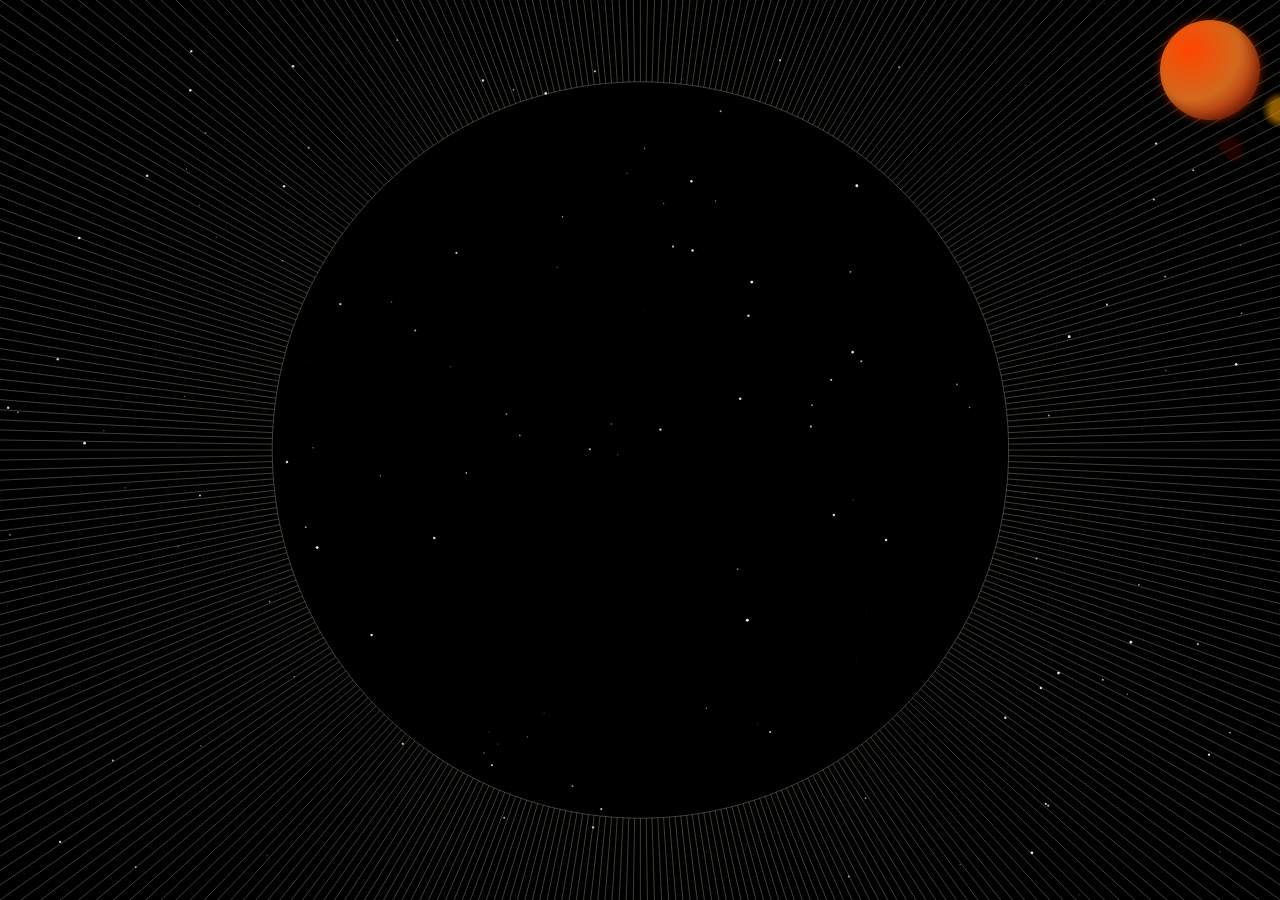
<file: index.html>
<!DOCTYPE html>
<html>
<head>
    <title>elnurio</title>
    <link rel="stylesheet" href="style.css">
</head>
<body>
    <div id="canvas-container">
        <canvas id="c"></canvas>
    </div>

    <div id="bio-container" class="hidden">
        <h1>hello world</h1>
    </div>

    <button id="toggle-button" title="Информация"></button>

    <script src="script.js"></script>
</body>
</html>
</file>
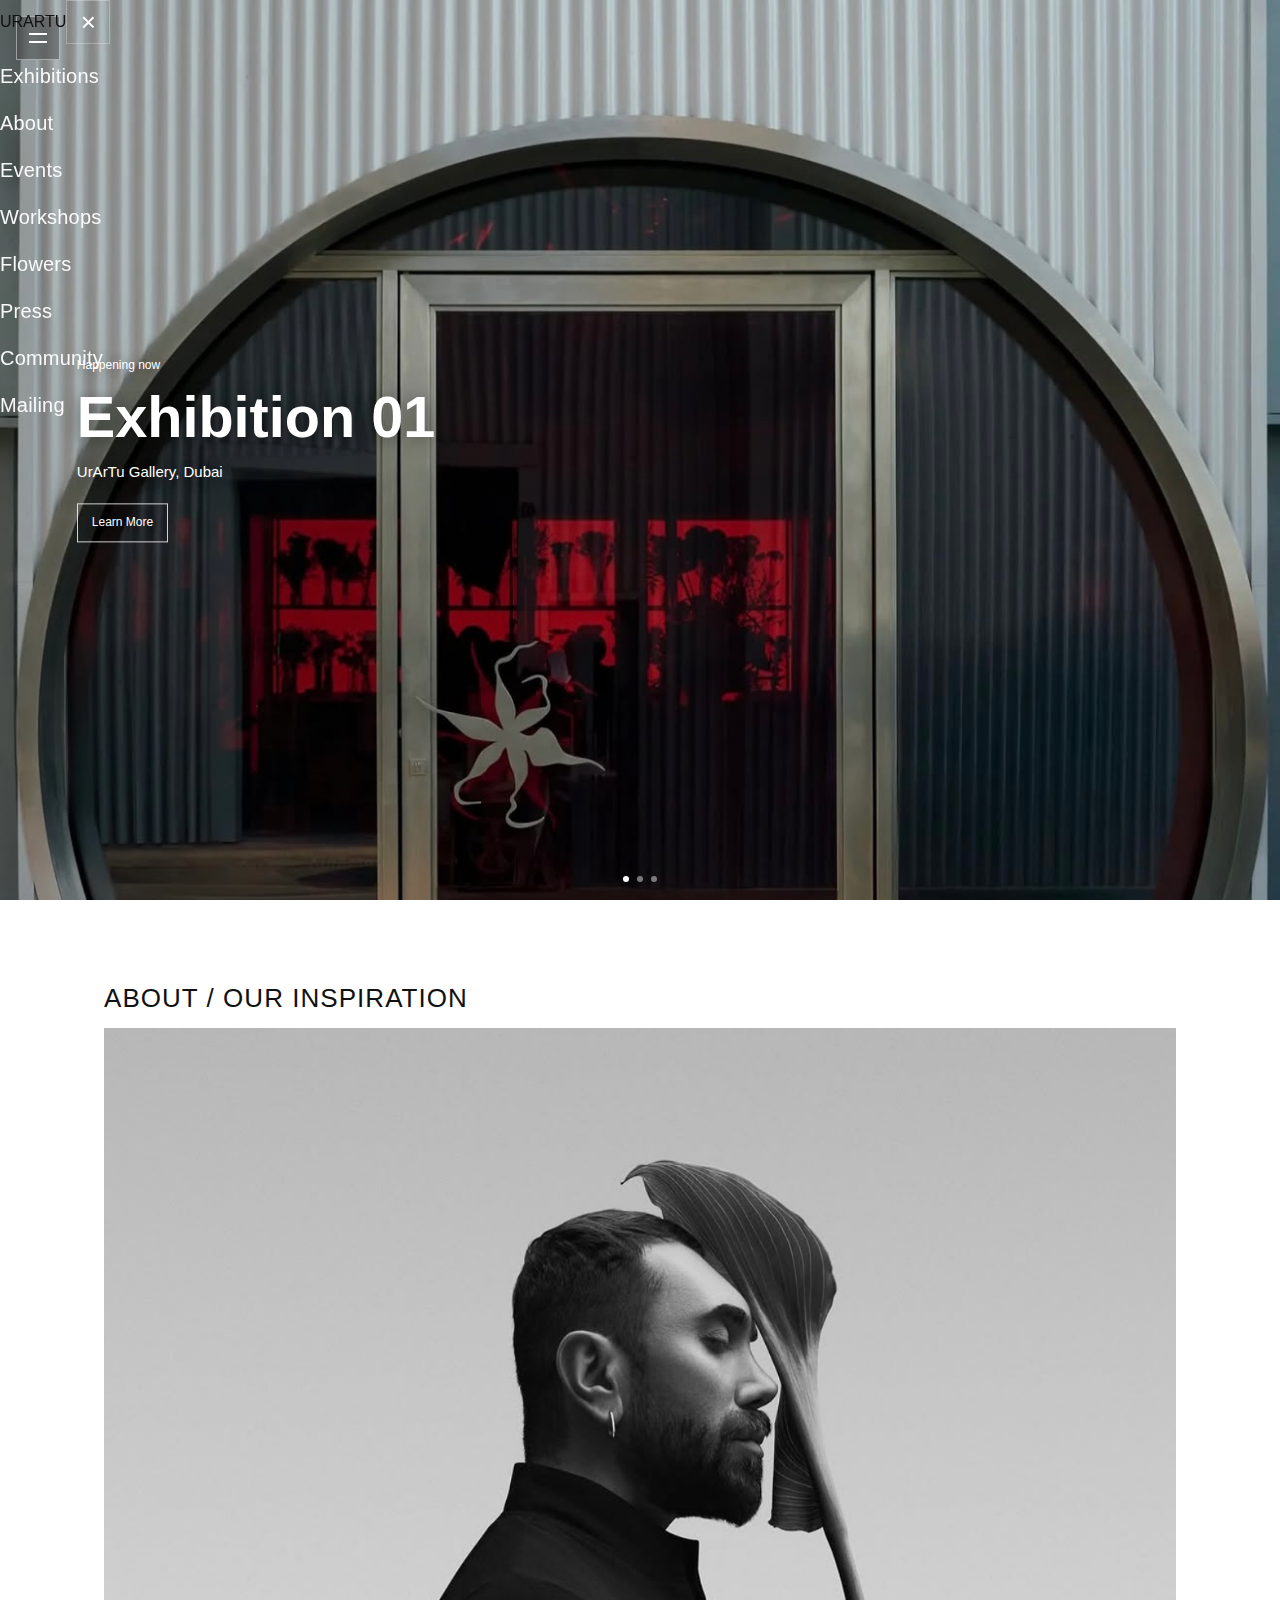
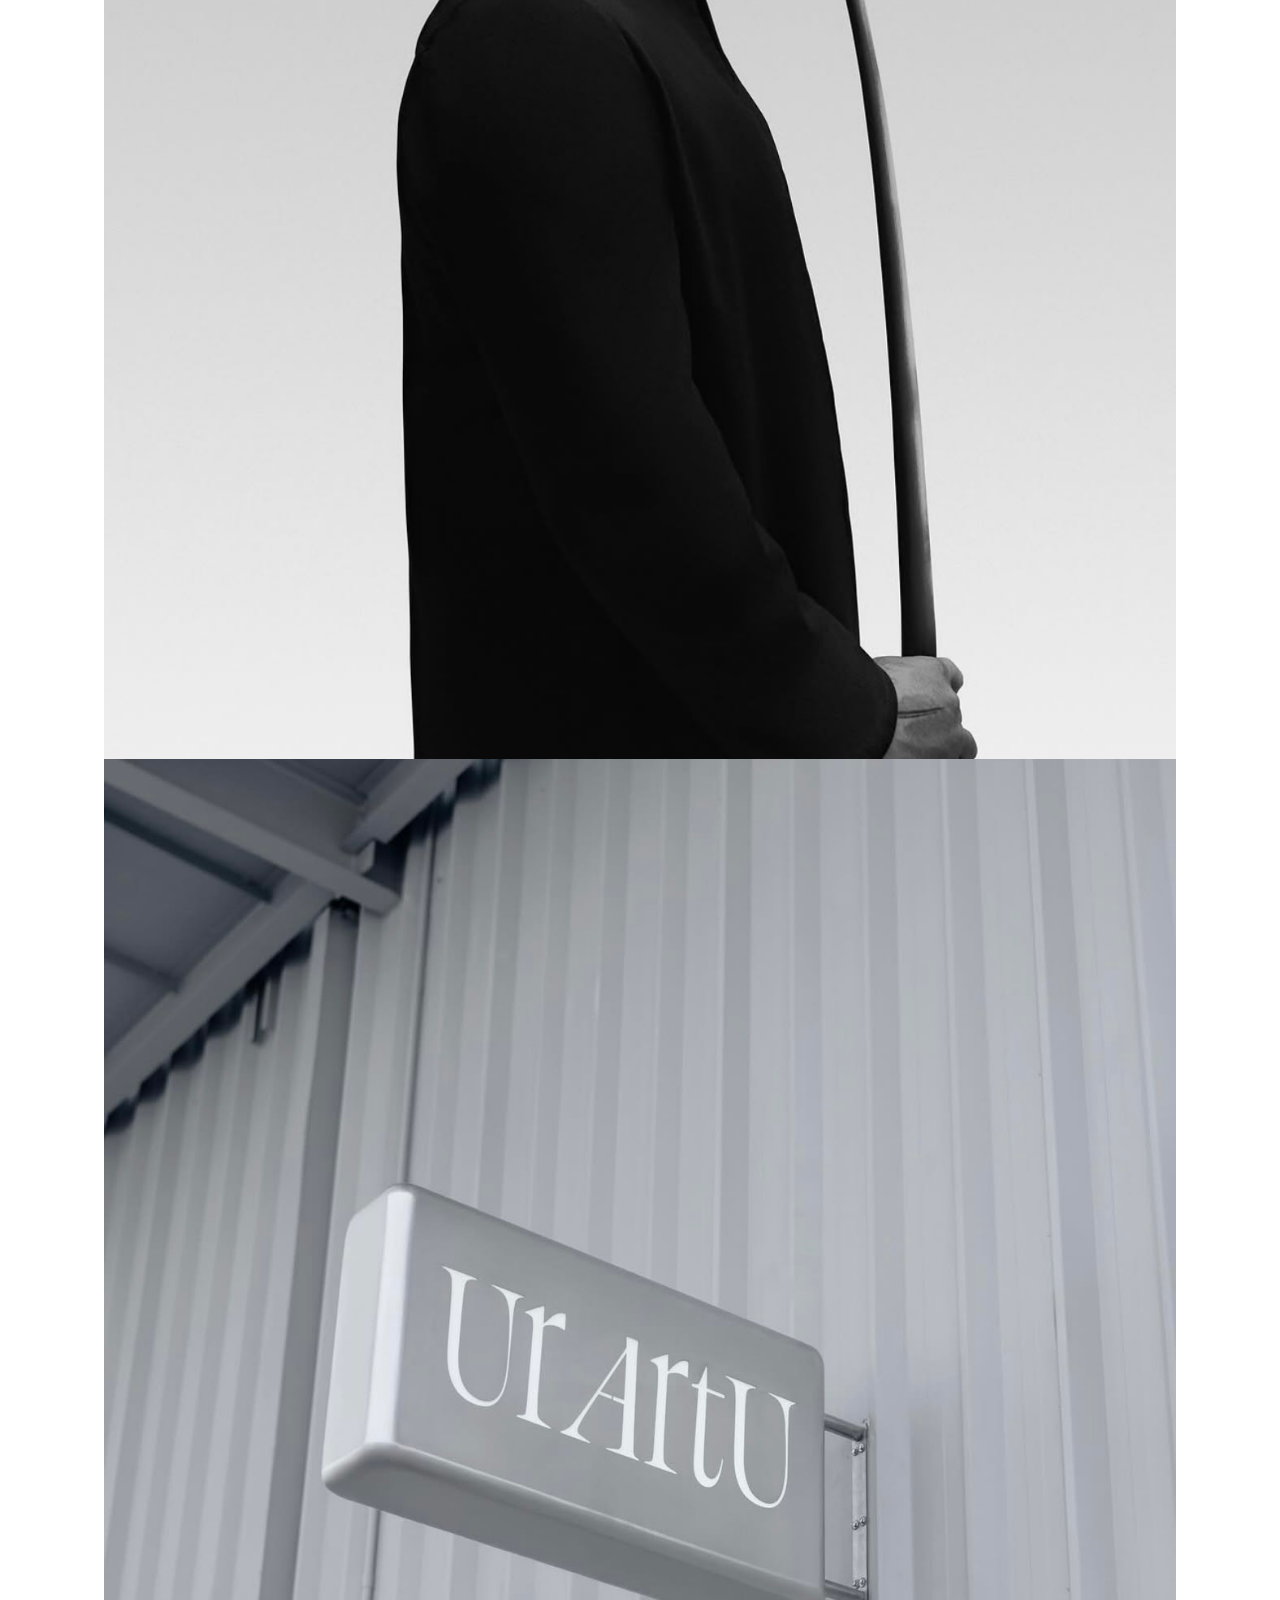
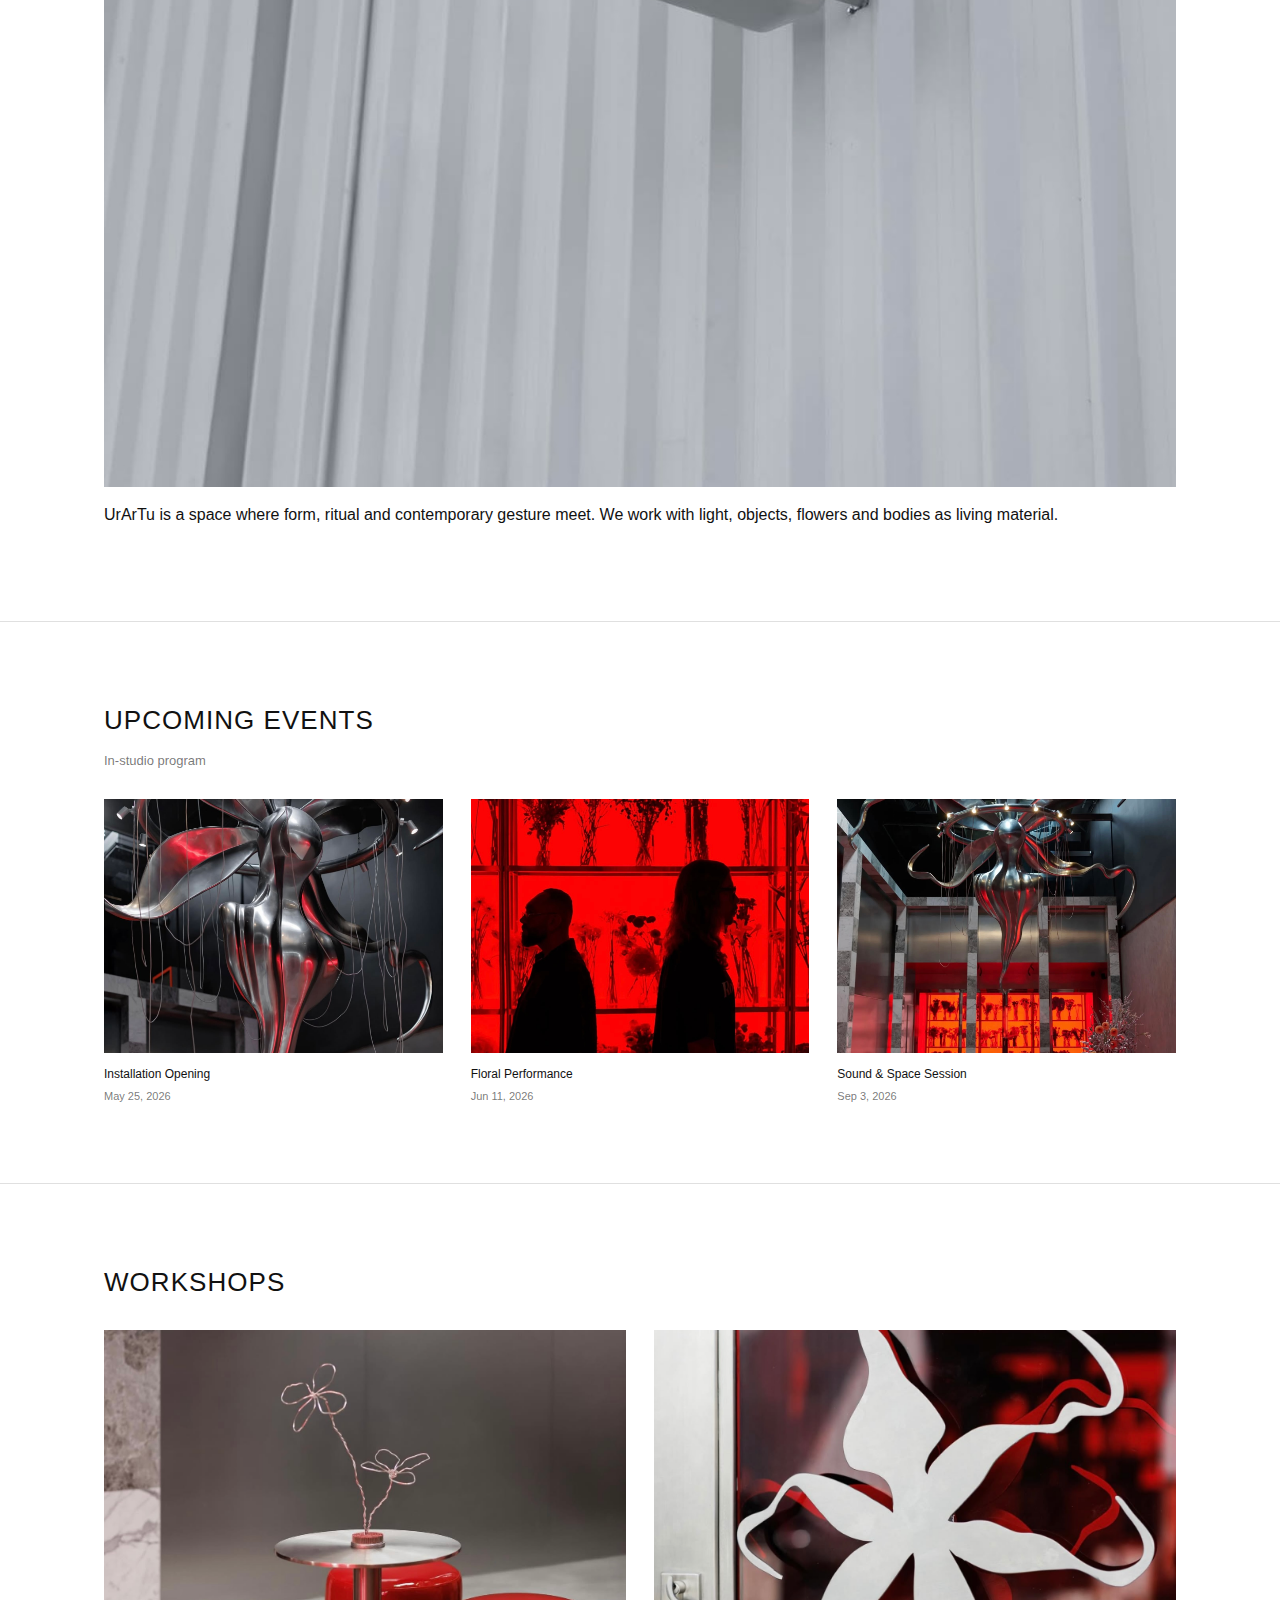
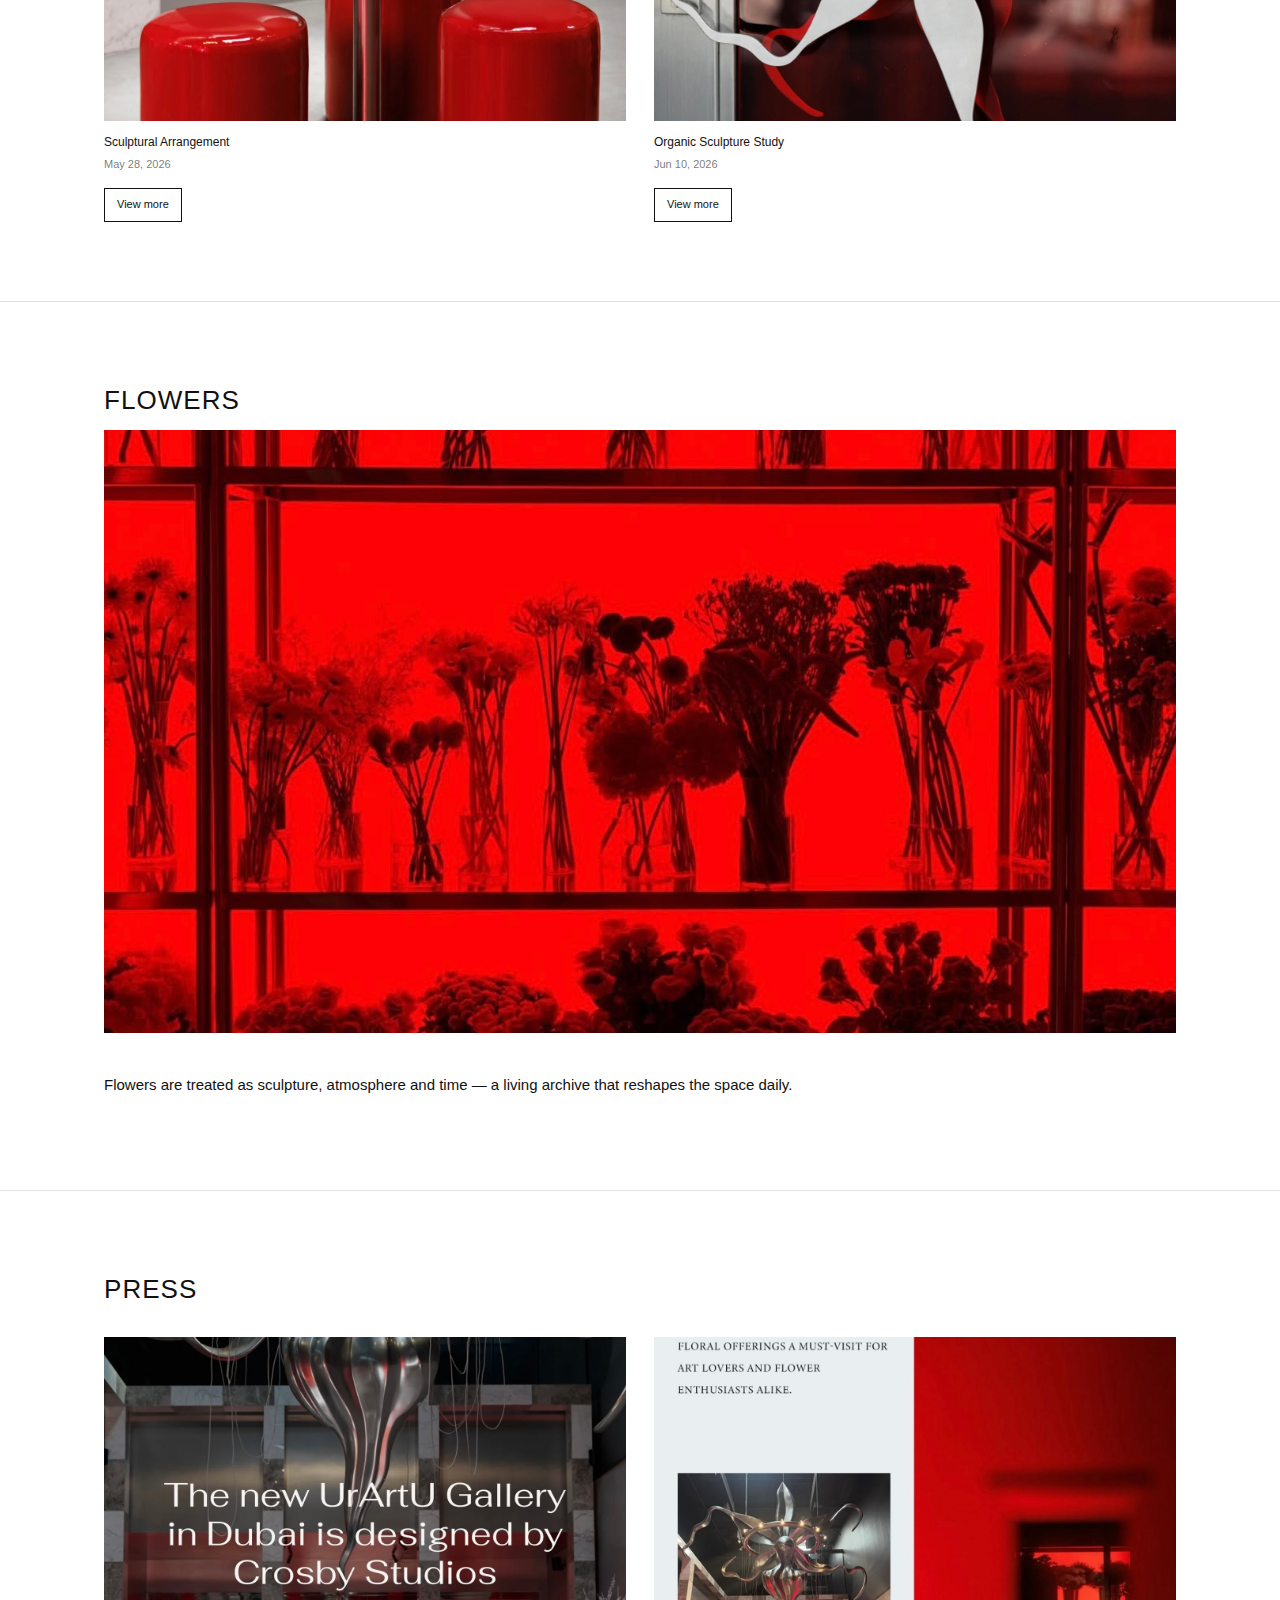
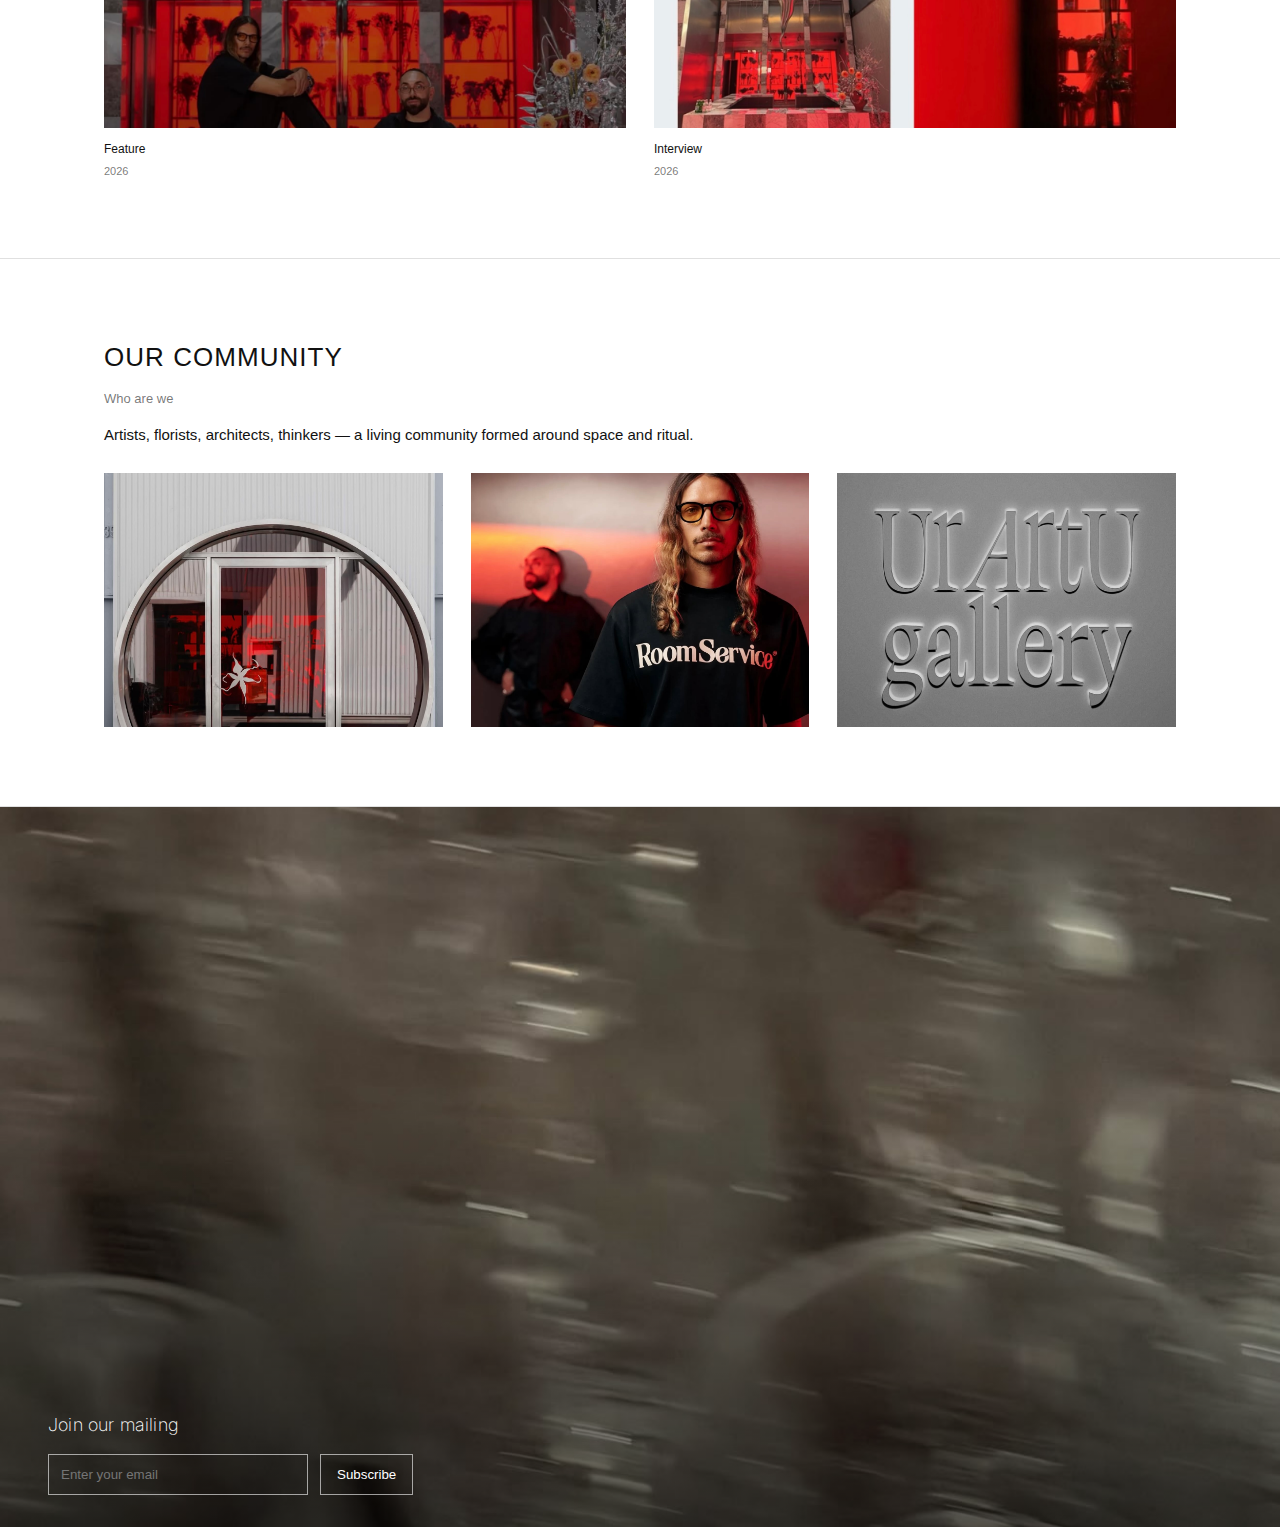
<file: urartu/index.html>
<!doctype html>
<html lang="en">
<head>
  <meta charset="utf-8" />
  <meta name="viewport" content="width=device-width, initial-scale=1" />
  <title>UrArTu — Dubai</title>
  <link rel="stylesheet" href="style.css" />
</head>
<body>

  <!-- Hamburger (top-left) -->
  <button class="menu-btn" id="menuBtn" aria-label="Open menu" aria-expanded="false">
    <span></span><span></span>
  </button>

  <!-- Menu overlay -->
  <aside class="menu" id="menu" aria-hidden="true">
    <div class="menu-inner">
      <div class="menu-top">
        <div class="menu-brand">URARTU</div>
        <button class="menu-close" id="menuClose" aria-label="Close menu">×</button>
      </div>

      <nav class="menu-nav">
        <a href="#exhibitions">Exhibitions</a>
        <a href="#about">About</a>
        <a href="#events">Events</a>
        <a href="#workshops">Workshops</a>
        <a href="#flowers">Flowers</a>
        <a href="#press">Press</a>
        <a href="#community">Community</a>
        <a href="#mailing">Mailing</a>
      </nav>
    </div>
  </aside>

  <main class="page">

    <!-- 1) FULLSCREEN HERO SLIDER -->
    <section id="exhibitions" class="hero-section">
      <div class="hero-slider" aria-label="Happening now slider">
        <div class="slides" id="slides">
          <!-- ВАЖНО: имена файлов должны совпадать 1-в-1 -->
          <article class="slide is-active"
                   data-title="Exhibition 01"
                   data-sub="UrArTu Gallery, Dubai">
            <img src="assets/slide-1.jpg" alt="Exhibition 01" />
          </article>

          <article class="slide"
                   data-title="Exhibition 02"
                   data-sub="UrArTu Gallery, Dubai">
            <img src="assets/slide-2.jpg" alt="Exhibition 02" />
          </article>

          <article class="slide"
                   data-title="Exhibition 03"
                   data-sub="UrArTu Gallery, Dubai">
            <img src="assets/slide-3.jpg" alt="Exhibition 03" />
          </article>
        </div>

        <!-- Overlay text inside hero -->
        <div class="hero-overlay hero-overlay--plain">
    <div class="hero-location" id="heroLocation">Happening now</div>
    <h1 class="hero-title" id="heroTitle">Exhibition 01</h1>
   <div class="hero-sub" id="heroSub">UrArTu Gallery, Dubai</div>

  <!-- если хочешь кнопку как в примере -->
  <a class="hero-cta" href="#events">Learn More</a>
</div>

        <!-- Dots -->
        <div class="dots" id="dots" aria-label="Slider pagination"></div>

        <!-- Desktop click halves -->
        <button class="half half-left" id="prevBtn" aria-label="Previous slide"></button>
        <button class="half half-right" id="nextBtn" aria-label="Next slide"></button>
      </div>


    </section>

    <!-- 2) About / Our inspiration -->
    <section id="about" class="section">
      <div class="section-head">
        <h2>About / Our Inspiration</h2>
      </div>

      <div class="about">
        <div class="about-photos">
          <img src="assets/about-1.jpg" alt="Inspiration photo 1" />
          <img src="assets/about-2.jpg" alt="Inspiration photo 2" />
        </div>
        <div class="about-text">
          <p>
            UrArTu is a space where form, ritual and contemporary gesture meet.
            We work with light, objects, flowers and bodies as living material.
          </p>
        </div>
      </div>
    </section>

    <!-- 3) Upcoming events -->
    <section id="events" class="section">
      <div class="section-head">
        <h2>Upcoming Events</h2>
        <p class="muted">In-studio program</p>
      </div>

      <div class="grid3">
        <article class="card">
          <img src="assets/upcoming-1.jpg" alt="Event 01" />
          <div class="card-body">
            <div class="card-title">Installation Opening</div>
            <div class="card-meta">May 25, 2026</div>
          </div>
        </article>

        <article class="card">
          <img src="assets/upcoming-2.jpg" alt="Event 02" />
          <div class="card-body">
            <div class="card-title">Floral Performance</div>
            <div class="card-meta">Jun 11, 2026</div>
          </div>
        </article>

        <article class="card">
          <img src="assets/upcoming-3.jpg" alt="Event 03" />
          <div class="card-body">
            <div class="card-title">Sound & Space Session</div>
            <div class="card-meta">Sep 3, 2026</div>
          </div>
        </article>
      </div>
    </section>

    <!-- 4) Workshops -->
    <section id="workshops" class="section">
      <div class="section-head">
        <h2>Workshops</h2>
      </div>

      <div class="grid2">
        <article class="card">
          <img src="assets/workshop-1.jpg" alt="Workshop 01" />
          <div class="card-body">
            <div class="card-title">Sculptural Arrangement</div>
            <div class="card-meta">May 28, 2026</div>
            <a class="btn" href="#">View more</a>
          </div>
        </article>

        <article class="card">
          <img src="assets/workshop-2.jpg" alt="Workshop 02" />
          <div class="card-body">
            <div class="card-title">Organic Sculpture Study</div>
            <div class="card-meta">Jun 10, 2026</div>
            <a class="btn" href="#">View more</a>
          </div>
        </article>
      </div>
    </section>

    <!-- 5) Flowers -->
    <section id="flowers" class="section">
      <div class="section-head">
        <h2>Flowers</h2>
      </div>

      <div class="feature">
        <img src="assets/flowers.jpg" alt="Flowers" />
        <div class="feature-text">
          <p class="lead">
            Flowers are treated as sculpture, atmosphere and time — a living archive that reshapes the space daily.
          </p>
        </div>
      </div>
    </section>

    <!-- 6) Press -->
    <section id="press" class="section">
      <div class="section-head">
        <h2>Press</h2>
      </div>

      <div class="grid2">
        <article class="card">
          <img src="assets/press-1.jpg" alt="Press 01" />
          <div class="card-body">
            <div class="card-title">Feature</div>
            <div class="card-meta">2026</div>
          </div>
        </article>

        <article class="card">
          <img src="assets/press-2.jpg" alt="Press 02" />
          <div class="card-body">
            <div class="card-title">Interview</div>
            <div class="card-meta">2026</div>
          </div>
        </article>
      </div>
    </section>

    <!-- 7) Community -->
    <section id="community" class="section">
      <div class="section-head">
        <h2>Our Community</h2>
        <p class="muted">Who are we</p>
      </div>

      <p class="lead">
        Artists, florists, architects, thinkers — a living community formed around space and ritual.
      </p>

      <div class="grid3">
        <img class="tile" src="assets/community-1.jpg" alt="Community 01" />
        <img class="tile" src="assets/community-2.jpg" alt="Community 02" />
        <img class="tile" src="assets/community-3.jpg" alt="Community 03" />
      </div>
    </section>

<!-- 8) Mailing -->
<section id="mailing" class="mailing no-divider">
  <img src="assets/mailing.jpg" alt="Mailing background" />
  <div class="mailing-overlay">
    <h2>Join our mailing</h2>

    <form class="mailing-form" action="#" method="post" onsubmit="return false;">
      <input type="email" name="email" placeholder="Enter your email" autocomplete="email" required />
      <button type="submit">Subscribe</button>
    </form>
  </div>
</section>




  </main>

  <script src="script.js"></script>
</body>
</html>
</file>
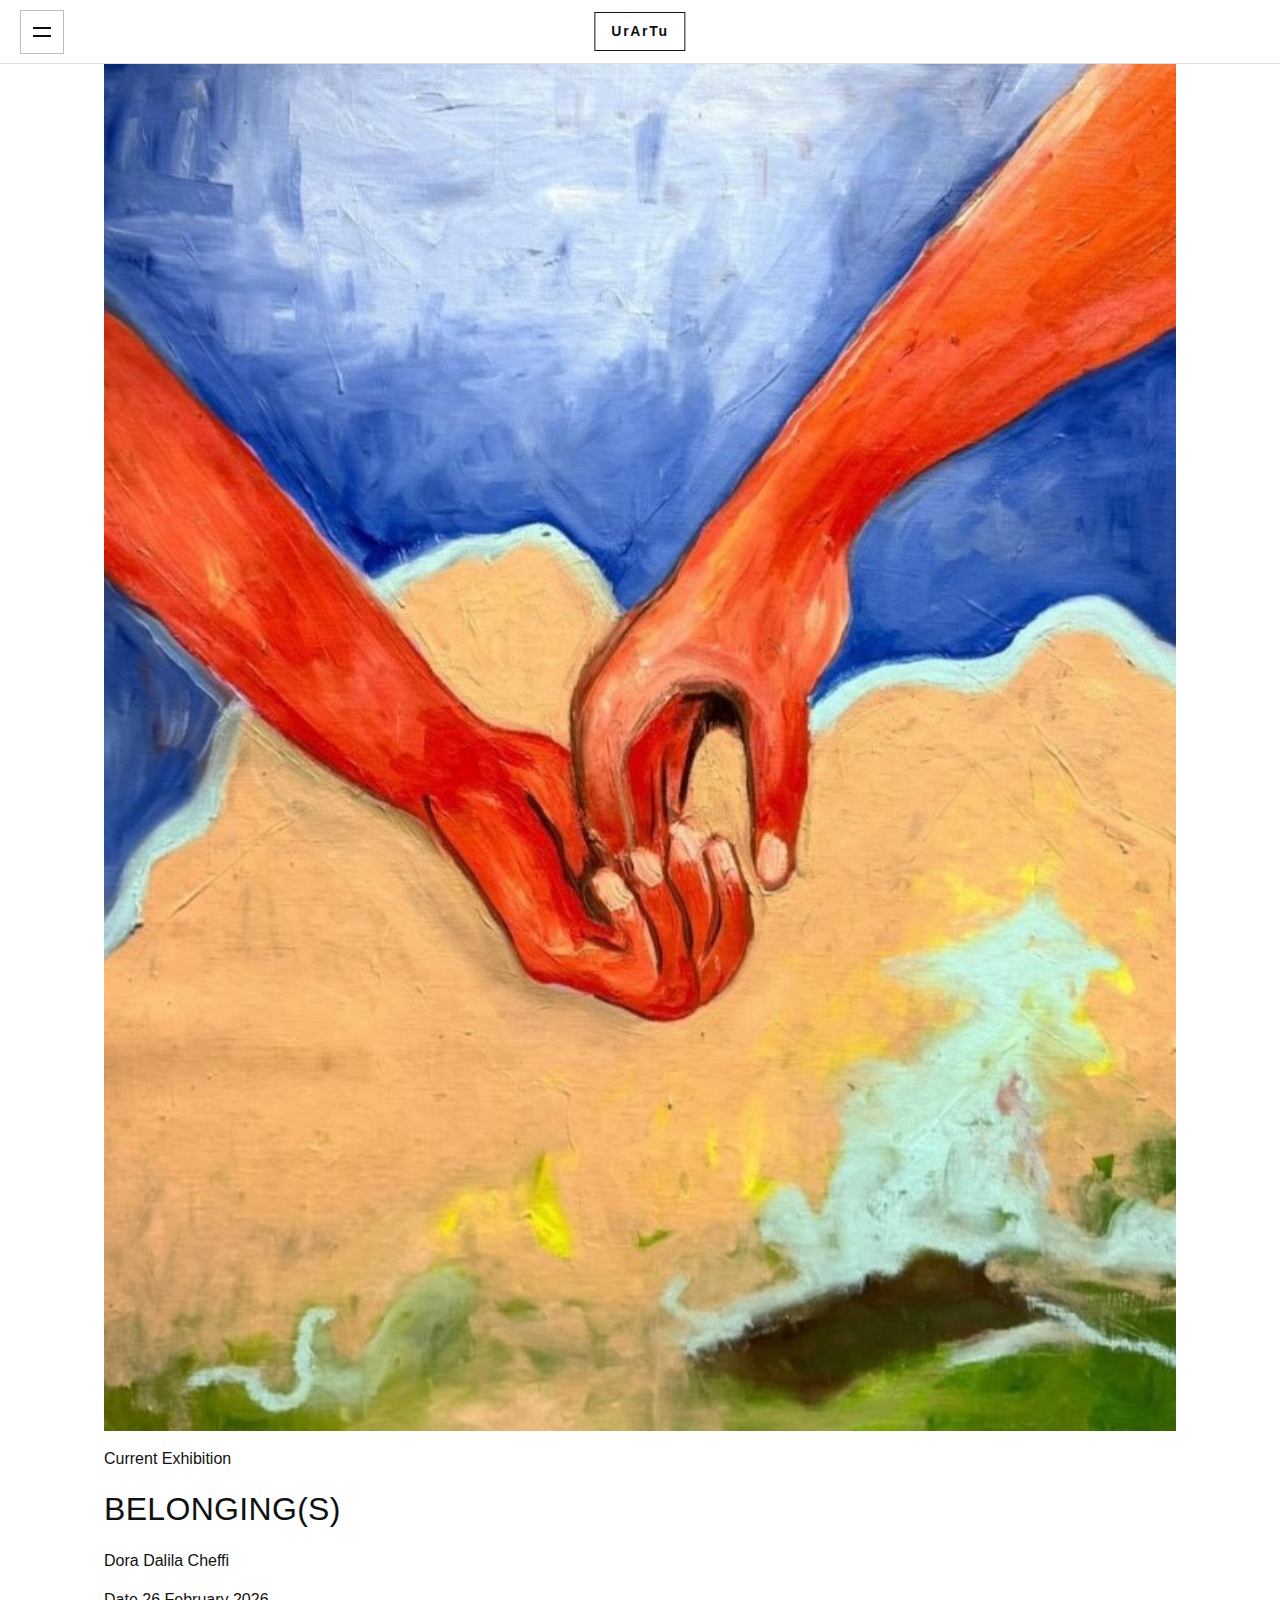
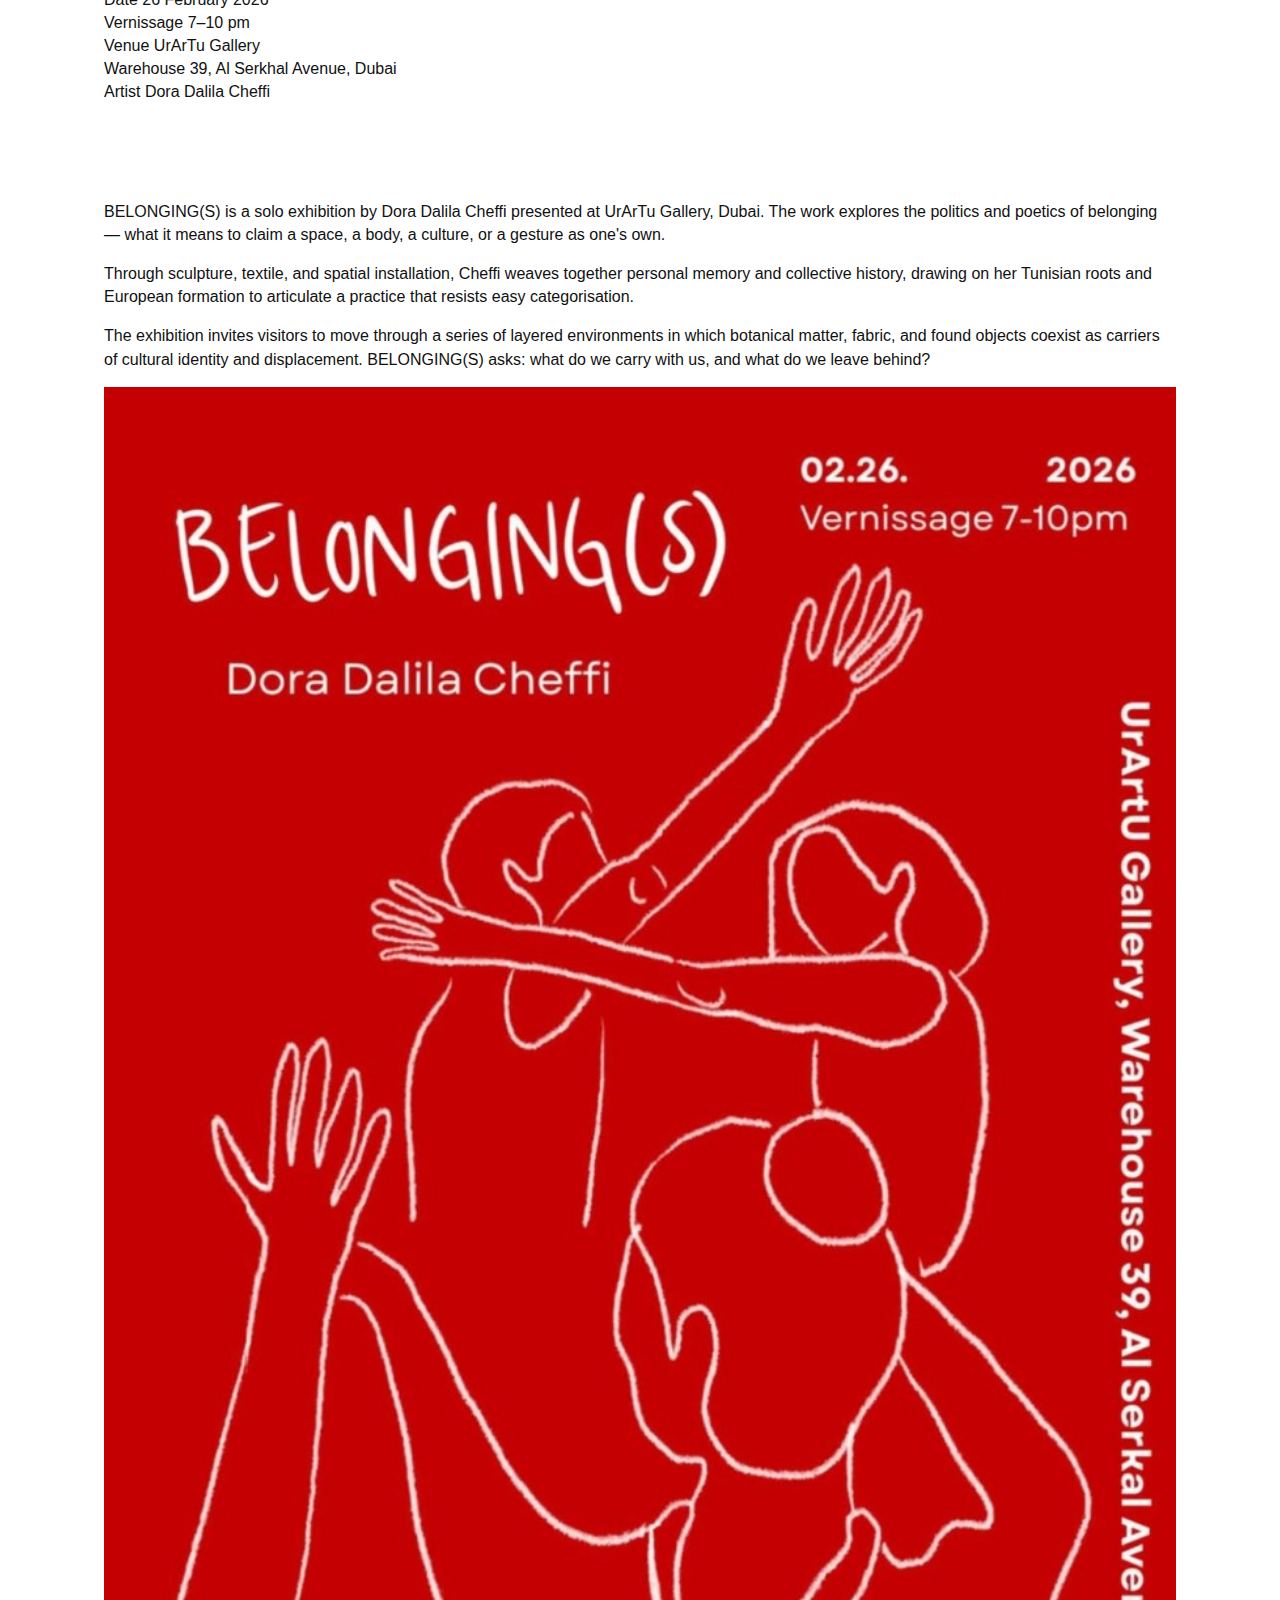
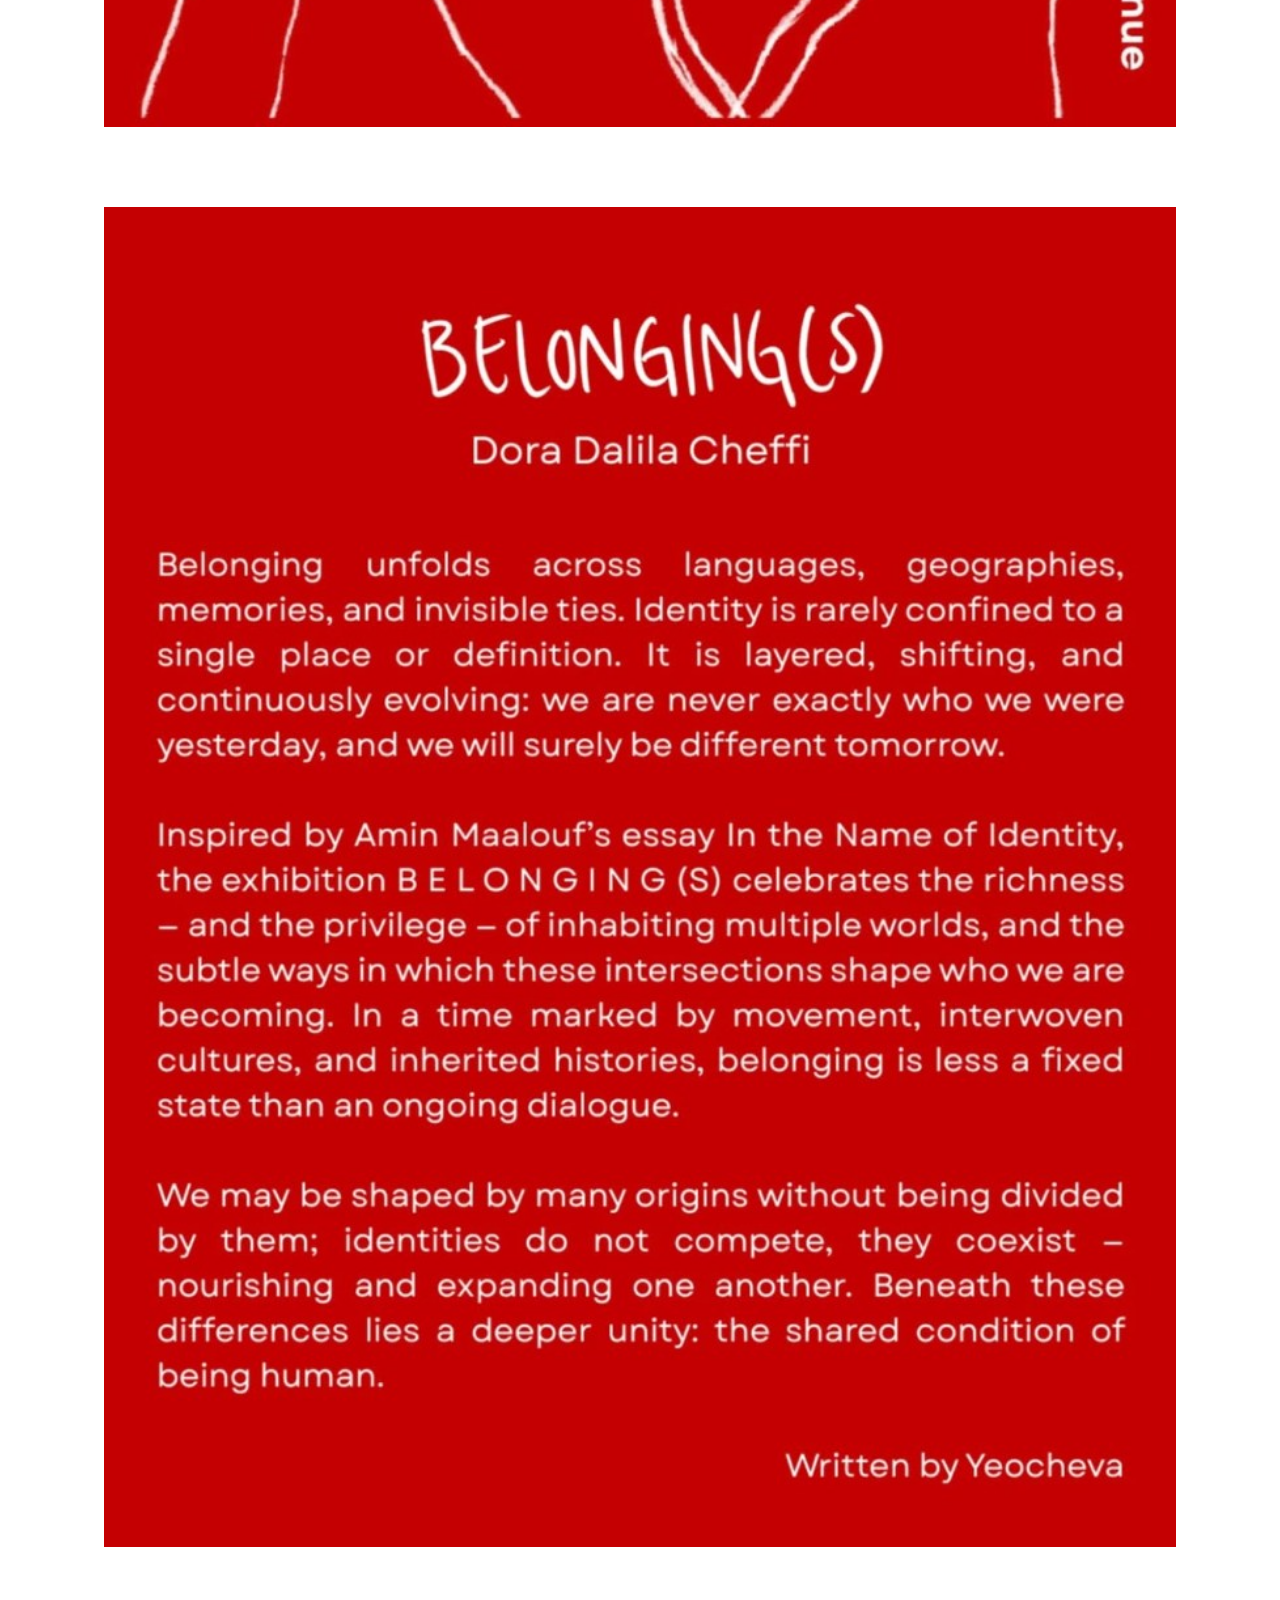
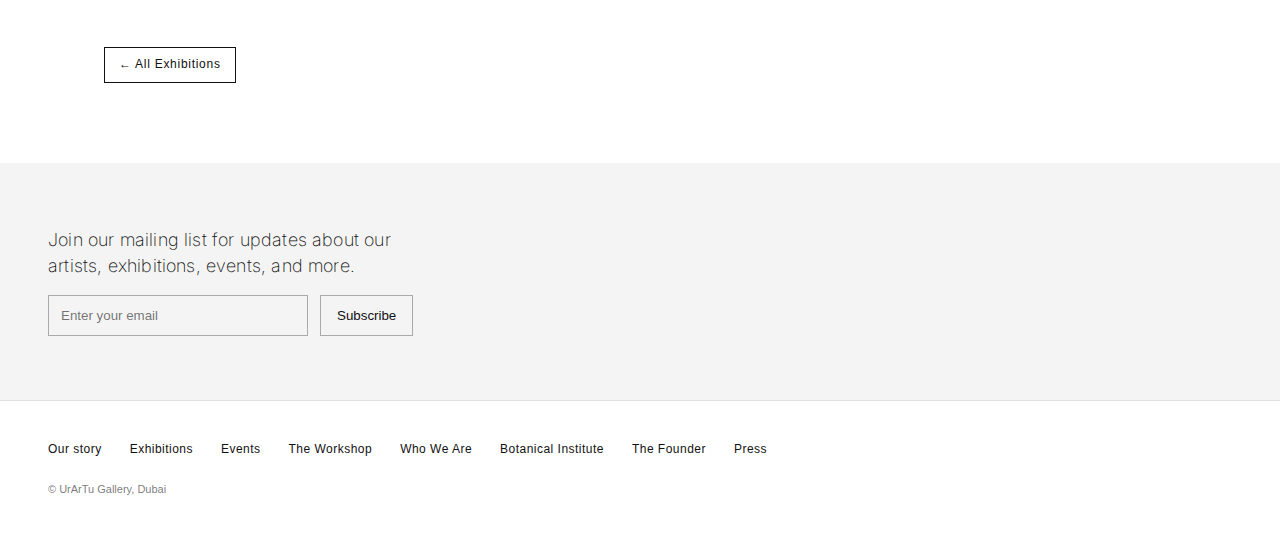
<file: urartu/belonging.html>
<!doctype html>
<html lang="en">
<head>
  <meta charset="utf-8" />
  <meta name="viewport" content="width=device-width, initial-scale=1" />
  <title>BELONGING(S) — Dora Dalila Cheffi — UrArTu</title>
  <link rel="stylesheet" href="style.css" />
</head>
<body class="page-internal page-exhibition">

  <header class="page-header">
    <button class="menu-btn" id="menuBtn" aria-label="Open menu" aria-expanded="false">
      <span></span><span></span>
    </button>
    <a href="index.html" class="page-logo">UrArTu</a>
  </header>

  <aside class="menu" id="menu" aria-hidden="true">
    <div class="menu-panel" role="dialog" aria-modal="true" aria-label="Site menu">
      <div class="menu-top">
        <button class="menu-close" id="menuClose" aria-label="Close menu">&times;</button>
      </div>
      <nav class="menu-nav">
        <a href="index.html">Home</a>
        <a href="our-story.html">Our story</a>
        <a href="exhibitions.html">Exhibitions</a>
        <a href="events.html">Events</a>
        <a href="workshop.html">The Workshop</a>
        <a href="who-we-are.html">Who We Are</a>
        <a href="botanical-institute.html">Botanical Institute</a>
        <a href="the-founder.html">The Founder</a>
        <a href="press.html">Press</a>
      </nav>
    </div>
  </aside>

  <main class="page">

    <!-- Hero -->
    <div class="exh-hero">
      <img src="assets/slide-exh01.png" alt="BELONGING(S)" class="exh-hero__img" />
      <div class="exh-hero__overlay">
        <p class="exh-hero__label">Current Exhibition</p>
        <h1 class="exh-hero__title">BELONGING(S)</h1>
        <p class="exh-hero__artist">Dora Dalila Cheffi</p>
      </div>
    </div>

    <!-- Info row -->
    <section class="exh-info section">
      <div class="exh-info__grid">
        <div class="exh-info__item">
          <span class="exh-info__label">Date</span>
          <span class="exh-info__value">26 February 2026</span>
        </div>
        <div class="exh-info__item">
          <span class="exh-info__label">Vernissage</span>
          <span class="exh-info__value">7–10 pm</span>
        </div>
        <div class="exh-info__item">
          <span class="exh-info__label">Venue</span>
          <span class="exh-info__value">UrArTu Gallery<br>Warehouse 39, Al Serkhal Avenue, Dubai</span>
        </div>
        <div class="exh-info__item">
          <span class="exh-info__label">Artist</span>
          <span class="exh-info__value">Dora Dalila Cheffi</span>
        </div>
      </div>
    </section>

    <!-- Text + image -->
    <section class="exh-body section">
      <div class="exh-body__grid">
        <div class="exh-body__text">
          <p>BELONGING(S) is a solo exhibition by Dora Dalila Cheffi presented at UrArTu Gallery, Dubai. The work explores the politics and poetics of belonging — what it means to claim a space, a body, a culture, or a gesture as one's own.</p>
          <p>Through sculpture, textile, and spatial installation, Cheffi weaves together personal memory and collective history, drawing on her Tunisian roots and European formation to articulate a practice that resists easy categorisation.</p>
          <p>The exhibition invites visitors to move through a series of layered environments in which botanical matter, fabric, and found objects coexist as carriers of cultural identity and displacement. BELONGING(S) asks: what do we carry with us, and what do we leave behind?</p>
        </div>
        <div class="exh-body__image">
          <img src="assets/slide-exh01-a.png" alt="BELONGING(S) — detail" />
        </div>
      </div>
    </section>

    <!-- Second image -->
    <section class="exh-full section">
      <img src="assets/slide-exh01-b.png" alt="BELONGING(S) — view" class="exh-full__img" />
    </section>

    <!-- Back link -->
    <section class="exh-back section">
      <a href="exhibitions.html" class="section-btn">&larr; All Exhibitions</a>
    </section>

    <!-- Mailing -->
    <section class="mailing mailing--plain no-divider">
      <img src="assets/mailing.jpg" alt="Mailing background" />
      <div class="mailing-overlay">
        <h2>Join our mailing list for updates about our<br>artists, exhibitions, events, and more.</h2>
        <form class="mailing-form" action="#" method="post" onsubmit="return false;">
          <input type="email" name="email" placeholder="Enter your email" autocomplete="email" required />
          <button type="submit">Subscribe</button>
        </form>
      </div>
    </section>

  </main>

  <footer class="site-footer">
    <div class="site-footer__inner">
      <nav class="site-footer__nav">
        <a href="our-story.html">Our story</a>
        <a href="exhibitions.html">Exhibitions</a>
        <a href="events.html">Events</a>
        <a href="workshop.html">The Workshop</a>
        <a href="who-we-are.html">Who We Are</a>
        <a href="botanical-institute.html">Botanical Institute</a>
        <a href="the-founder.html">The Founder</a>
        <a href="press.html">Press</a>
      </nav>
      <div class="site-footer__bottom">
        <span>&copy; UrArTu Gallery, Dubai</span>
      </div>
    </div>
  </footer>

  <script src="script.js"></script>
</body>
</html>
</file>
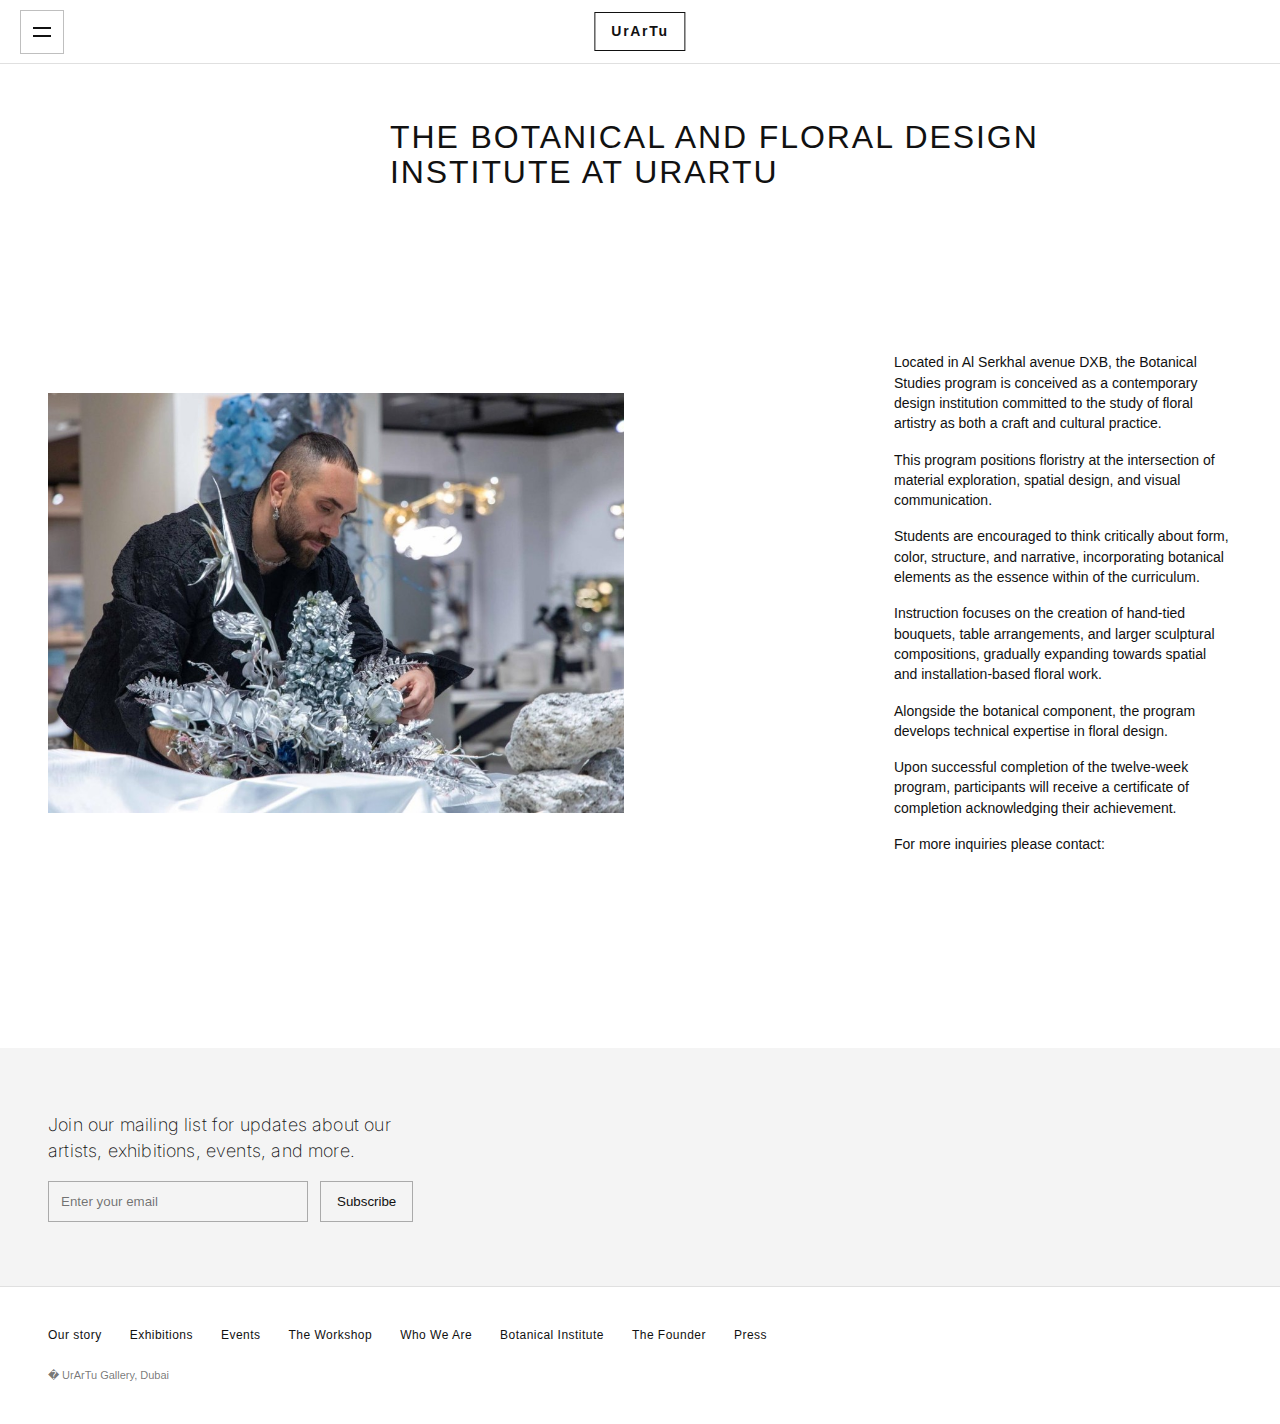
<file: urartu/botanical-institute.html>
<!doctype html>
<html lang="en">
<head>
  <meta charset="utf-8" />
  <meta name="viewport" content="width=device-width, initial-scale=1" />
  <title>Botanical Institute — UrArTu</title>
  <link rel="stylesheet" href="style.css" />
</head>
<body class="page-internal page-botanical">

  <header class="page-header">
    <button class="menu-btn" id="menuBtn" aria-label="Open menu" aria-expanded="false">
      <span></span><span></span>
    </button>
    <a href="index.html" class="page-logo">UrArTu</a>
  </header>

<aside class="menu" id="menu" aria-hidden="true">
  <div class="menu-panel" role="dialog" aria-modal="true" aria-label="Site menu">
    <div class="menu-top">
      <button class="menu-close" id="menuClose" aria-label="Close menu">×</button>
    </div>
    <nav class="menu-nav">
      <a href="index.html">Home</a>
      <a href="our-story.html">Our story</a>
      <a href="exhibitions.html">Exhibitions</a>
      <a href="events.html">Events</a>
      <a href="workshop.html">The Workshop</a>
      <a href="who-we-are.html">Who We Are</a>
      <a href="botanical-institute.html">Botanical Institute</a>
      <a href="the-founder.html">The Founder</a>
      <a href="press.html">Press</a>
    </nav>
  </div>
</aside>

  <main class="page">
    <h1 class="page-title">The botanical and Floral design institute at Urartu</h1>
    <section class="section">
      <div class="flowers-institute">
        <div class="flowers-institute__image">
          <img src="assets/flowers-institute.png" alt="The botanical and Floral design institute at Urartu" />
        </div>
        <div class="flowers-institute__text">
          <p>Located in Al Serkhal avenue DXB, the Botanical Studies program is conceived as a contemporary design institution committed to the study of floral artistry as both a craft and cultural practice.</p>
          <p>This program positions floristry at the intersection of material exploration, spatial design, and visual communication.</p>
          <p>Students are encouraged to think critically about form, color, structure, and narrative, incorporating botanical elements as the essence within of the curriculum.</p>
          <p>Instruction focuses on the creation of hand-tied bouquets, table arrangements, and larger sculptural compositions, gradually expanding towards spatial and installation-based floral work.</p>
          <p>Alongside the botanical component, the program develops technical expertise in floral design.</p>
          <p>Upon successful completion of the twelve-week program, participants will receive a certificate of completion acknowledging their achievement.</p>
          <p class="flowers-institute__cta">For more inquiries please contact:</p>
        </div>
      </div>
    </section>
    <section class="mailing mailing--plain no-divider">
      <img src="assets/mailing.jpg" alt="Mailing background" />
      <div class="mailing-overlay">
        <h2>Join our mailing list for updates about our<br>artists, exhibitions, events, and more.</h2>
        <form class="mailing-form" action="#" method="post" onsubmit="return false;">
          <input type="email" name="email" placeholder="Enter your email" autocomplete="email" required />
          <button type="submit">Subscribe</button>
        </form>
      </div>
    </section>
  </main>

  <footer class="site-footer">
    <div class="site-footer__inner">
      <nav class="site-footer__nav">
        <a href="our-story.html">Our story</a>
        <a href="exhibitions.html">Exhibitions</a>
        <a href="events.html">Events</a>
        <a href="workshop.html">The Workshop</a>
        <a href="who-we-are.html">Who We Are</a>
        <a href="botanical-institute.html">Botanical Institute</a>
        <a href="the-founder.html">The Founder</a>
        <a href="press.html">Press</a>
      </nav>
      <div class="site-footer__bottom">
        <span>� UrArTu Gallery, Dubai</span>

      </div>
    </div>
  </footer>

  <script src="script.js"></script>
</body>
</html>
</file>
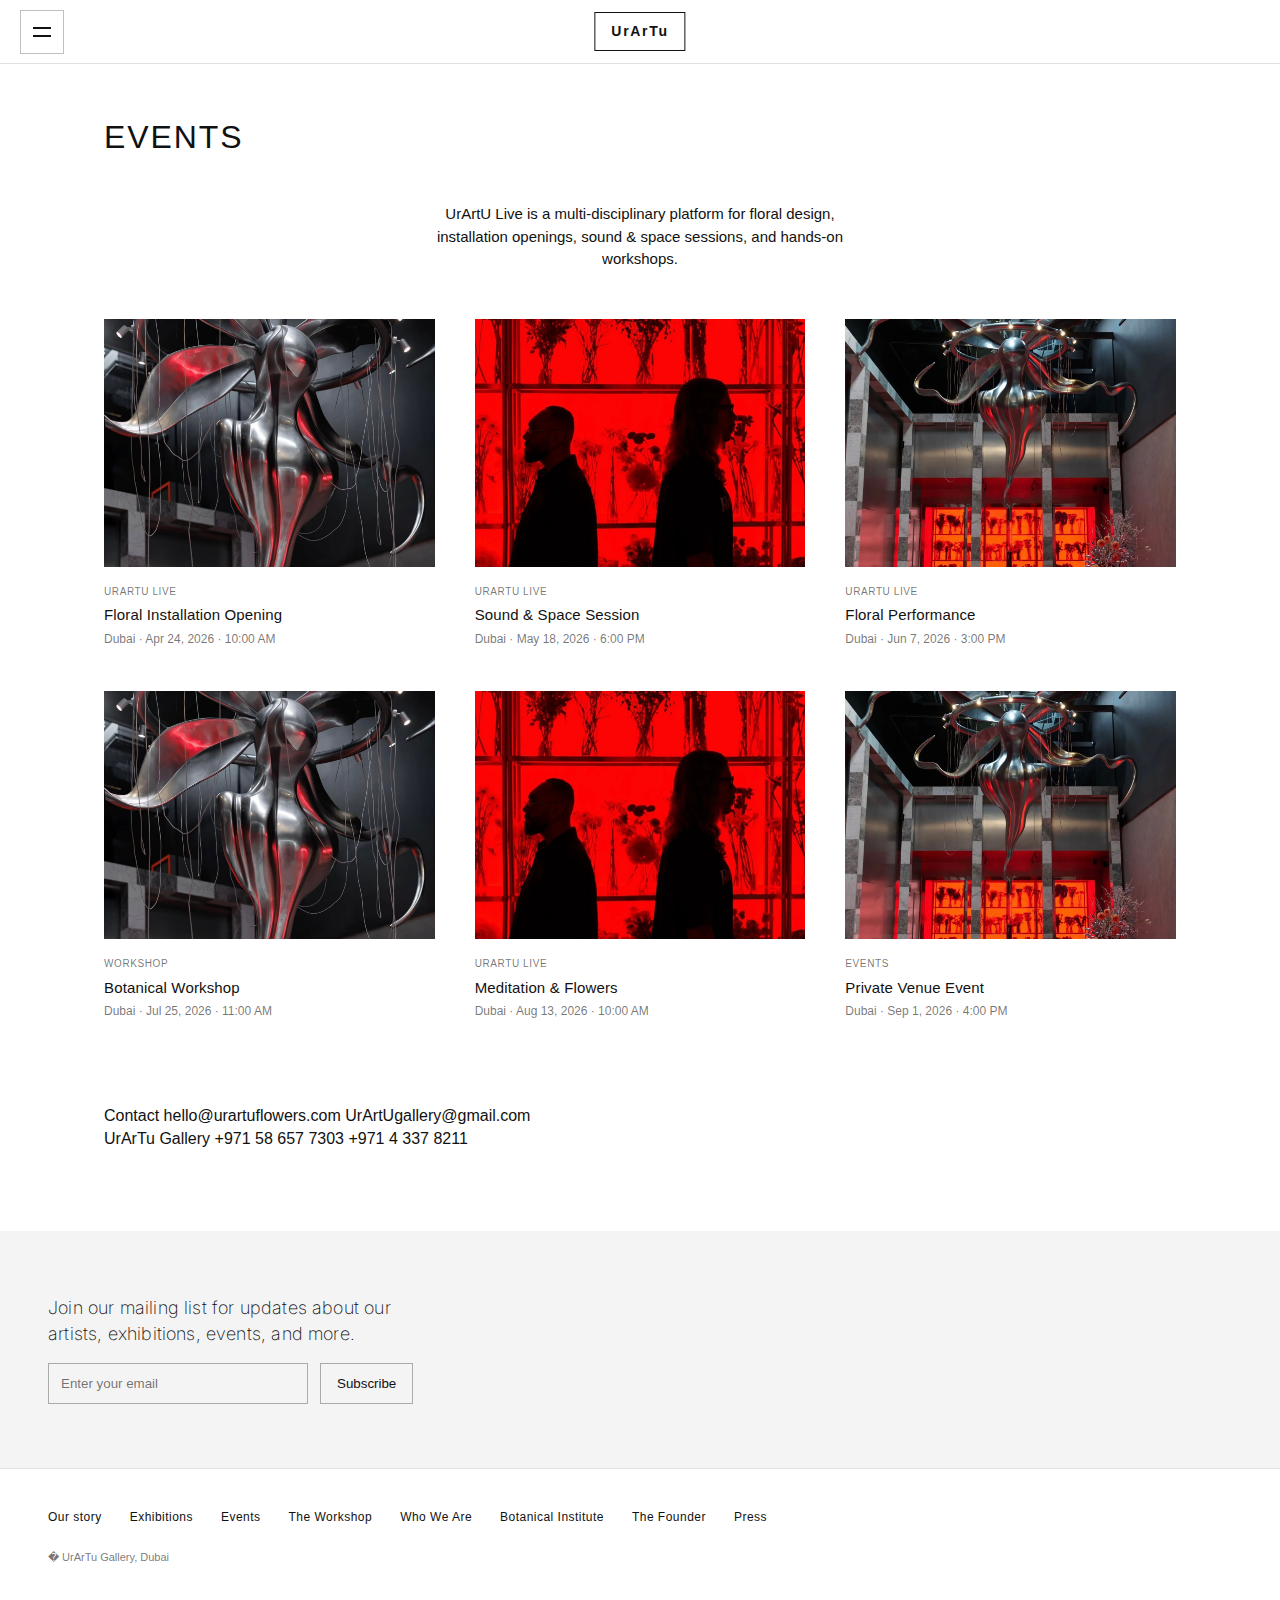
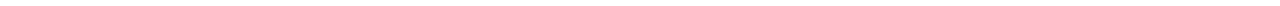
<file: urartu/events.html>
<!doctype html>
<html lang="en">
<head>
  <meta charset="utf-8" />
  <meta name="viewport" content="width=device-width, initial-scale=1" />
  <title>Events — UrArTu</title>
  <link rel="stylesheet" href="style.css" />
</head>
<body class="page-internal">

  <header class="page-header">
    <button class="menu-btn" id="menuBtn" aria-label="Open menu" aria-expanded="false">
      <span></span><span></span>
    </button>
    <a href="index.html" class="page-logo">UrArTu</a>
  </header>

<aside class="menu" id="menu" aria-hidden="true">
  <div class="menu-panel" role="dialog" aria-modal="true" aria-label="Site menu">
    <div class="menu-top">
      <button class="menu-close" id="menuClose" aria-label="Close menu">×</button>
    </div>
    <nav class="menu-nav">
      <a href="index.html">Home</a>
      <a href="our-story.html">Our story</a>
      <a href="exhibitions.html">Exhibitions</a>
      <a href="events.html">Events</a>
      <a href="workshop.html">The Workshop</a>
      <a href="who-we-are.html">Who We Are</a>
      <a href="botanical-institute.html">Botanical Institute</a>
      <a href="the-founder.html">The Founder</a>
      <a href="press.html">Press</a>
    </nav>
  </div>
</aside>

  <main class="page">
    <h1 class="page-title">Events</h1>
    <p class="events-intro">UrArtU Live is a multi-disciplinary platform for floral design, installation openings, sound & space sessions, and hands-on workshops.</p>
    <section class="section">
      <div class="events-grid">
        <a href="#" class="event-card">
          <div class="event-card__image">
            <img src="assets/upcoming-1.jpg" alt="Floral Installation Opening" />
          </div>
          <div class="event-card__body">
            <span class="event-card__label">UrArtU Live</span>
            <h3 class="event-card__title">Floral Installation Opening</h3>
            <p class="event-card__meta">Dubai · Apr 24, 2026 · 10:00 AM</p>
          </div>
        </a>
        <a href="#" class="event-card">
          <div class="event-card__image">
            <img src="assets/upcoming-2.jpg" alt="Sound & Space Session" />
          </div>
          <div class="event-card__body">
            <span class="event-card__label">UrArtU Live</span>
            <h3 class="event-card__title">Sound & Space Session</h3>
            <p class="event-card__meta">Dubai · May 18, 2026 · 6:00 PM</p>
          </div>
        </a>
        <a href="#" class="event-card">
          <div class="event-card__image">
            <img src="assets/upcoming-3.jpg" alt="Floral Performance" />
          </div>
          <div class="event-card__body">
            <span class="event-card__label">UrArtU Live</span>
            <h3 class="event-card__title">Floral Performance</h3>
            <p class="event-card__meta">Dubai · Jun 7, 2026 · 3:00 PM</p>
          </div>
        </a>
        <a href="#" class="event-card">
          <div class="event-card__image">
            <img src="assets/upcoming-1.jpg" alt="Botanical Workshop" />
          </div>
          <div class="event-card__body">
            <span class="event-card__label">Workshop</span>
            <h3 class="event-card__title">Botanical Workshop</h3>
            <p class="event-card__meta">Dubai · Jul 25, 2026 · 11:00 AM</p>
          </div>
        </a>
        <a href="#" class="event-card">
          <div class="event-card__image">
            <img src="assets/upcoming-2.jpg" alt="Meditation & Flowers" />
          </div>
          <div class="event-card__body">
            <span class="event-card__label">UrArtU Live</span>
            <h3 class="event-card__title">Meditation & Flowers</h3>
            <p class="event-card__meta">Dubai · Aug 13, 2026 · 10:00 AM</p>
          </div>
        </a>
        <a href="#" class="event-card">
          <div class="event-card__image">
            <img src="assets/upcoming-3.jpg" alt="Private Venue Event" />
          </div>
          <div class="event-card__body">
            <span class="event-card__label">Events</span>
            <h3 class="event-card__title">Private Venue Event</h3>
            <p class="event-card__meta">Dubai · Sep 1, 2026 · 4:00 PM</p>
          </div>
        </a>
      </div>
    </section>
    <section class="site-contact section">
      <div class="exh-contact__grid">
        <div class="exh-contact__col">
          <span class="exh-info__label">Contact</span>
          <a href="mailto:hello@urartuflowers.com">hello@urartuflowers.com</a>
          <a href="mailto:UrArtUgallery@gmail.com">UrArtUgallery@gmail.com</a>
        </div>
        <div class="exh-contact__col">
          <span class="exh-info__label">UrArTu Gallery</span>
          <a href="tel:+971586577303">+971 58 657 7303</a>
          <a href="tel:+97143378211">+971 4 337 8211</a>
        </div>
      </div>
    </section>

    <section class="mailing mailing--plain no-divider">
      <img src="assets/mailing.jpg" alt="Mailing background" />
      <div class="mailing-overlay">
        <h2>Join our mailing list for updates about our<br>artists, exhibitions, events, and more.</h2>
        <form class="mailing-form" action="#" method="post" onsubmit="return false;">
          <input type="email" name="email" placeholder="Enter your email" autocomplete="email" required />
          <button type="submit">Subscribe</button>
        </form>
      </div>
    </section>
  </main>

  <footer class="site-footer">
    <div class="site-footer__inner">
      <nav class="site-footer__nav">
        <a href="our-story.html">Our story</a>
        <a href="exhibitions.html">Exhibitions</a>
        <a href="events.html">Events</a>
        <a href="workshop.html">The Workshop</a>
        <a href="who-we-are.html">Who We Are</a>
        <a href="botanical-institute.html">Botanical Institute</a>
        <a href="the-founder.html">The Founder</a>
        <a href="press.html">Press</a>
      </nav>
      <div class="site-footer__bottom">
        <span>� UrArTu Gallery, Dubai</span>

      </div>
    </div>
  </footer>

  <script src="script.js"></script>
</body>
</html>
</file>
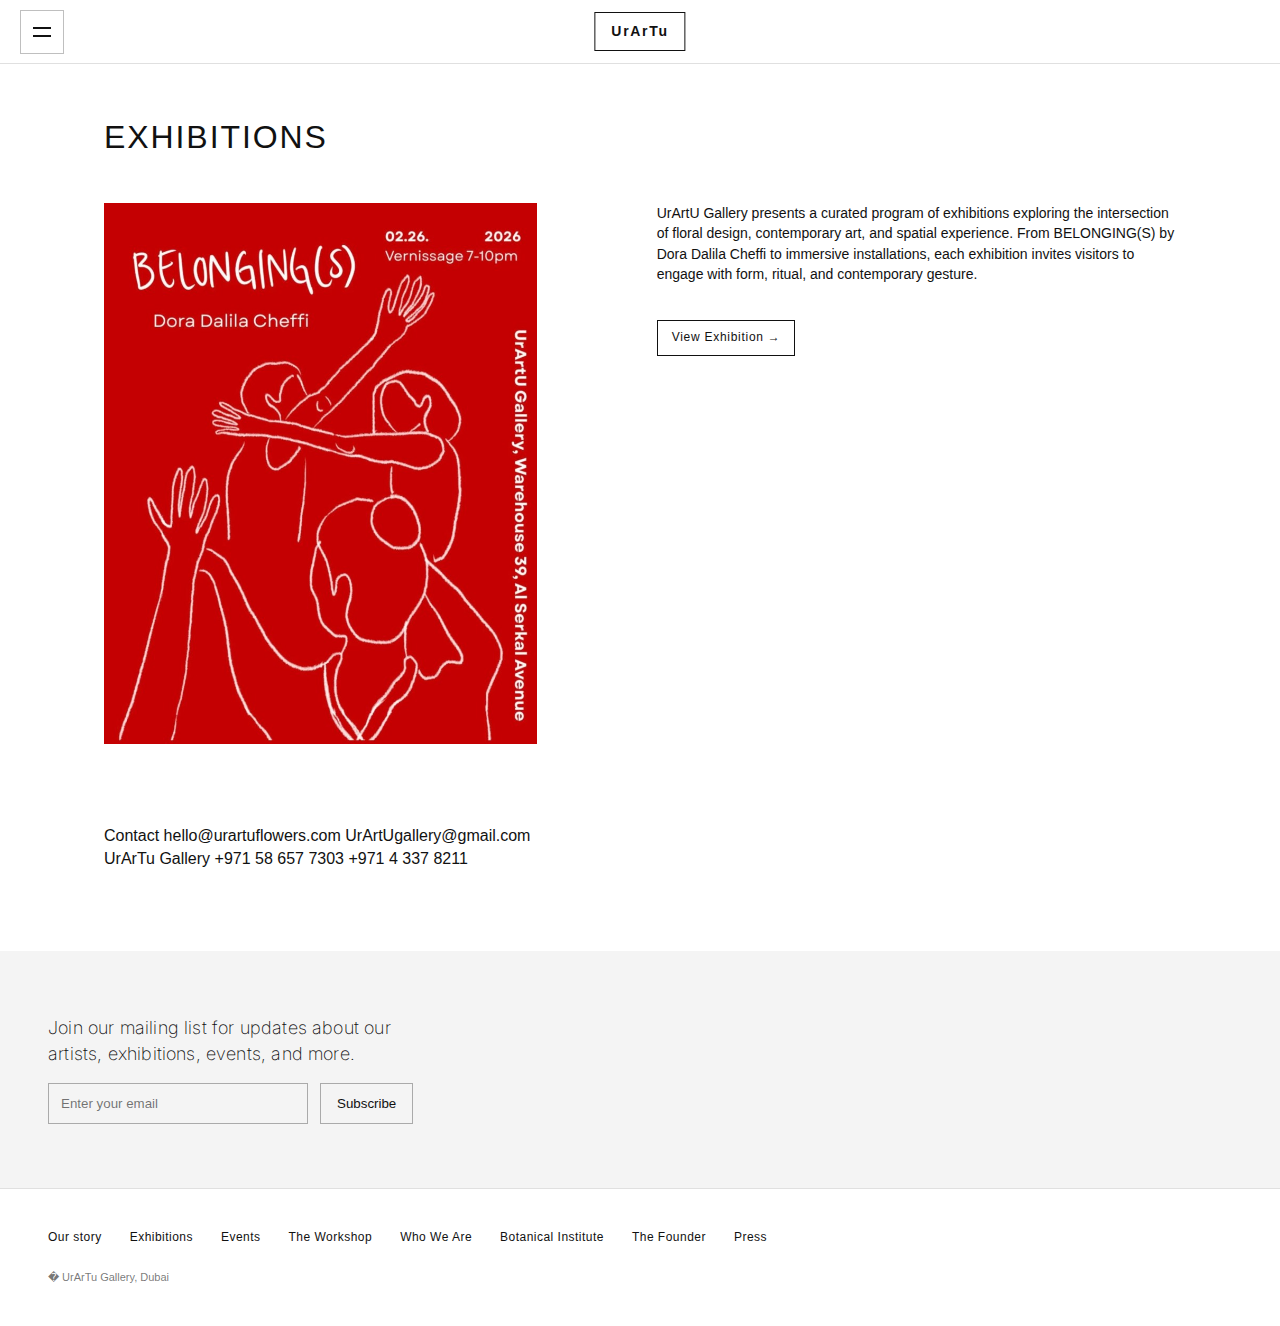
<file: urartu/exhibitions.html>
<!doctype html>
<html lang="en">
<head>
  <meta charset="utf-8" />
  <meta name="viewport" content="width=device-width, initial-scale=1" />
  <title>Exhibitions � UrArTu</title>
  <link rel="stylesheet" href="style.css" />
</head>
<body class="page-internal">

  <header class="page-header">
    <button class="menu-btn" id="menuBtn" aria-label="Open menu" aria-expanded="false">
      <span></span><span></span>
    </button>
    <a href="index.html" class="page-logo">UrArTu</a>
  </header>

<aside class="menu" id="menu" aria-hidden="true">
  <div class="menu-panel" role="dialog" aria-modal="true" aria-label="Site menu">
    <div class="menu-top">
      <button class="menu-close" id="menuClose" aria-label="Close menu">�</button>
    </div>
    <nav class="menu-nav">
      <a href="index.html">Home</a>
      <a href="our-story.html">Our story</a>
      <a href="exhibitions.html">Exhibitions</a>
      <a href="events.html">Events</a>
      <a href="workshop.html">The Workshop</a>
      <a href="who-we-are.html">Who We Are</a>
      <a href="botanical-institute.html">Botanical Institute</a>
      <a href="the-founder.html">The Founder</a>
      <a href="press.html">Press</a>
    </nav>
  </div>
</aside>

  <main class="page">
    <h1 class="page-title">Exhibitions</h1>
    <section class="section">
      <div class="the-collab">
        <div class="the-collab__image">
          <img src="assets/slide-exh01-a.png" alt="Exhibitions" />
        </div>
        <div class="the-collab__text">
          <p>UrArtU Gallery presents a curated program of exhibitions exploring the intersection of floral design, contemporary art, and spatial experience. From BELONGING(S) by Dora Dalila Cheffi to immersive installations, each exhibition invites visitors to engage with form, ritual, and contemporary gesture.</p>
          <p><a href="belonging.html" class="section-btn">View Exhibition &rarr;</a></p>
        </div>
      </div>
    </section>
    <section class="site-contact section">
      <div class="exh-contact__grid">
        <div class="exh-contact__col">
          <span class="exh-info__label">Contact</span>
          <a href="mailto:hello@urartuflowers.com">hello@urartuflowers.com</a>
          <a href="mailto:UrArtUgallery@gmail.com">UrArtUgallery@gmail.com</a>
        </div>
        <div class="exh-contact__col">
          <span class="exh-info__label">UrArTu Gallery</span>
          <a href="tel:+971586577303">+971 58 657 7303</a>
          <a href="tel:+97143378211">+971 4 337 8211</a>
        </div>
      </div>
    </section>

    <section class="mailing mailing--plain no-divider">
      <img src="assets/mailing.jpg" alt="Mailing background" />
      <div class="mailing-overlay">
        <h2>Join our mailing list for updates about our<br>artists, exhibitions, events, and more.</h2>
        <form class="mailing-form" action="#" method="post" onsubmit="return false;">
          <input type="email" name="email" placeholder="Enter your email" autocomplete="email" required />
          <button type="submit">Subscribe</button>
        </form>
      </div>
    </section>
  </main>

  <footer class="site-footer">
    <div class="site-footer__inner">
      <nav class="site-footer__nav">
        <a href="our-story.html">Our story</a>
        <a href="exhibitions.html">Exhibitions</a>
        <a href="events.html">Events</a>
        <a href="workshop.html">The Workshop</a>
        <a href="who-we-are.html">Who We Are</a>
        <a href="botanical-institute.html">Botanical Institute</a>
        <a href="the-founder.html">The Founder</a>
        <a href="press.html">Press</a>
      </nav>
      <div class="site-footer__bottom">
        <span>� UrArTu Gallery, Dubai</span>

      </div>
    </div>
  </footer>

  <script src="script.js"></script>
</body>
</html>
</file>
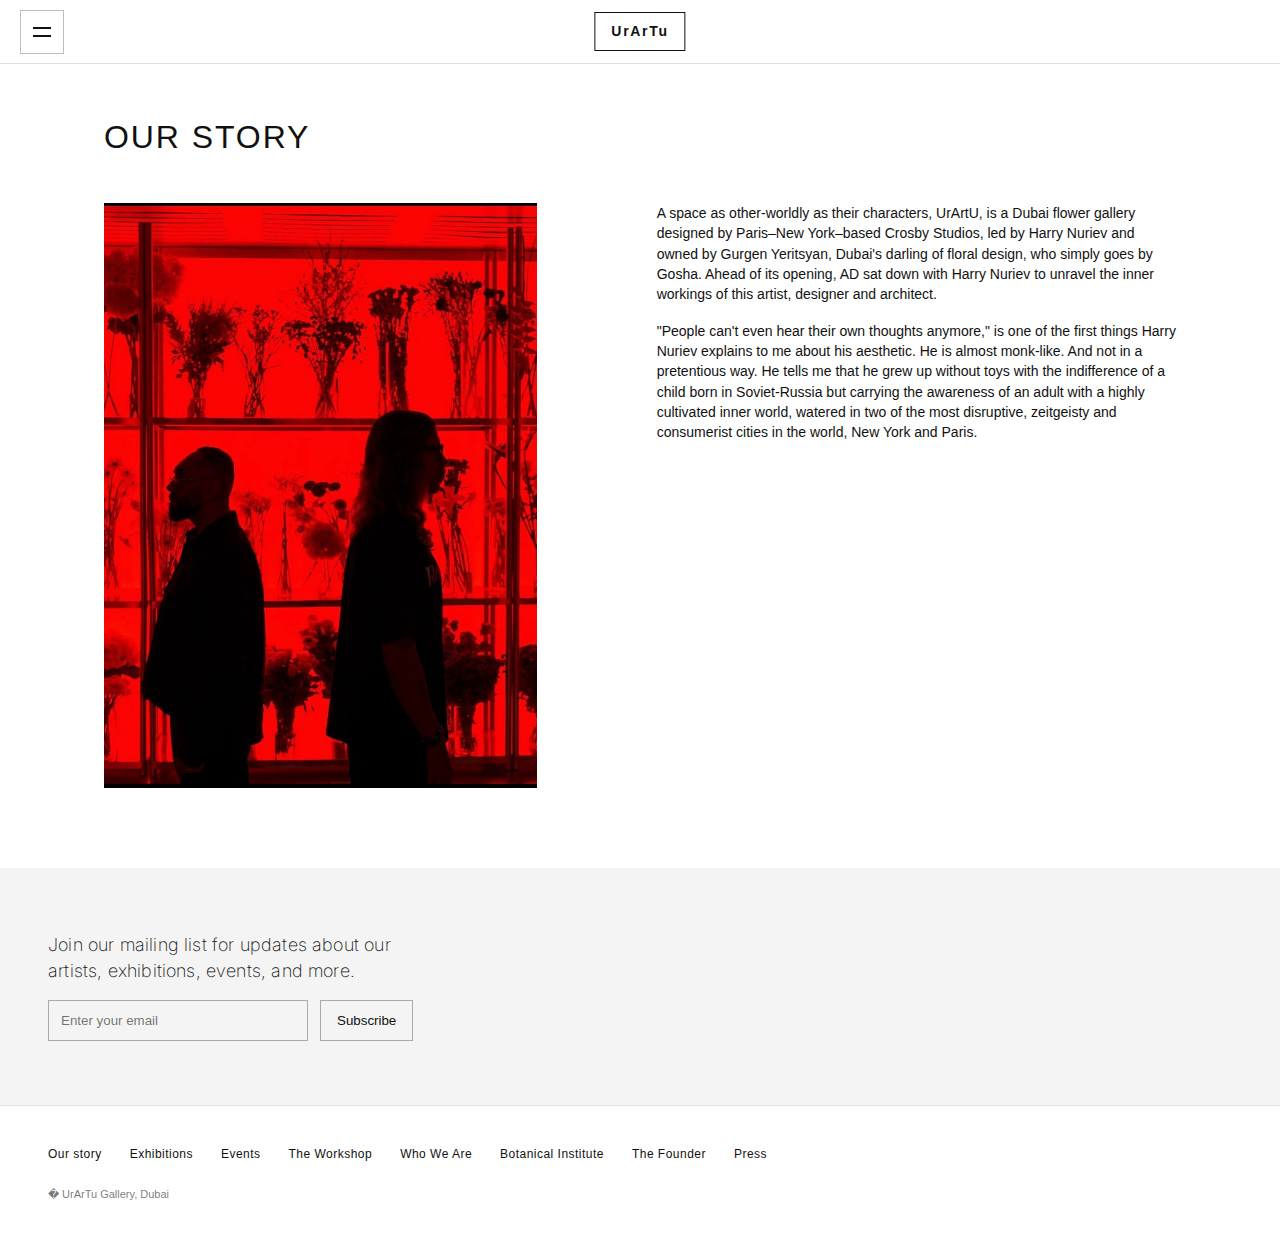
<file: urartu/our-story.html>
<!doctype html>
<html lang="en">
<head>
  <meta charset="utf-8" />
  <meta name="viewport" content="width=device-width, initial-scale=1" />
  <title>Our story — UrArTu</title>
  <link rel="stylesheet" href="style.css" />
</head>
<body class="page-internal">

  <header class="page-header">
    <button class="menu-btn" id="menuBtn" aria-label="Open menu" aria-expanded="false">
      <span></span><span></span>
    </button>
    <a href="index.html" class="page-logo">UrArTu</a>
  </header>

<aside class="menu" id="menu" aria-hidden="true">
  <div class="menu-panel" role="dialog" aria-modal="true" aria-label="Site menu">
    <div class="menu-top">
      <button class="menu-close" id="menuClose" aria-label="Close menu">×</button>
    </div>
    <nav class="menu-nav">
      <a href="index.html">Home</a>
      <a href="our-story.html">Our story</a>
      <a href="exhibitions.html">Exhibitions</a>
      <a href="events.html">Events</a>
      <a href="workshop.html">The Workshop</a>
      <a href="who-we-are.html">Who We Are</a>
      <a href="botanical-institute.html">Botanical Institute</a>
      <a href="the-founder.html">The Founder</a>
      <a href="press.html">Press</a>
    </nav>
  </div>
</aside>

  <main class="page">
    <h1 class="page-title">Our story</h1>
    <section class="section">
      <div class="the-collab">
        <div class="the-collab__image">
          <img src="assets/the-collab.png" alt="Our story" />
        </div>
        <div class="the-collab__text">
          <p>A space as other-worldly as their characters, UrArtU, is a Dubai flower gallery designed by Paris–New York–based Crosby Studios, led by Harry Nuriev and owned by Gurgen Yeritsyan, Dubai's darling of floral design, who simply goes by Gosha. Ahead of its opening, AD sat down with Harry Nuriev to unravel the inner workings of this artist, designer and architect.</p>
          <p>"People can't even hear their own thoughts anymore," is one of the first things Harry Nuriev explains to me about his aesthetic. He is almost monk-like. And not in a pretentious way. He tells me that he grew up without toys with the indifference of a child born in Soviet-Russia but carrying the awareness of an adult with a highly cultivated inner world, watered in two of the most disruptive, zeitgeisty and consumerist cities in the world, New York and Paris.</p>
        </div>
      </div>
    </section>
    <section class="mailing mailing--plain no-divider">
      <img src="assets/mailing.jpg" alt="Mailing background" />
      <div class="mailing-overlay">
        <h2>Join our mailing list for updates about our<br>artists, exhibitions, events, and more.</h2>
        <form class="mailing-form" action="#" method="post" onsubmit="return false;">
          <input type="email" name="email" placeholder="Enter your email" autocomplete="email" required />
          <button type="submit">Subscribe</button>
        </form>
      </div>
    </section>
  </main>

  <footer class="site-footer">
    <div class="site-footer__inner">
      <nav class="site-footer__nav">
        <a href="our-story.html">Our story</a>
        <a href="exhibitions.html">Exhibitions</a>
        <a href="events.html">Events</a>
        <a href="workshop.html">The Workshop</a>
        <a href="who-we-are.html">Who We Are</a>
        <a href="botanical-institute.html">Botanical Institute</a>
        <a href="the-founder.html">The Founder</a>
        <a href="press.html">Press</a>
      </nav>
      <div class="site-footer__bottom">
        <span>� UrArTu Gallery, Dubai</span>

      </div>
    </div>
  </footer>

  <script src="script.js"></script>
</body>
</html>
</file>
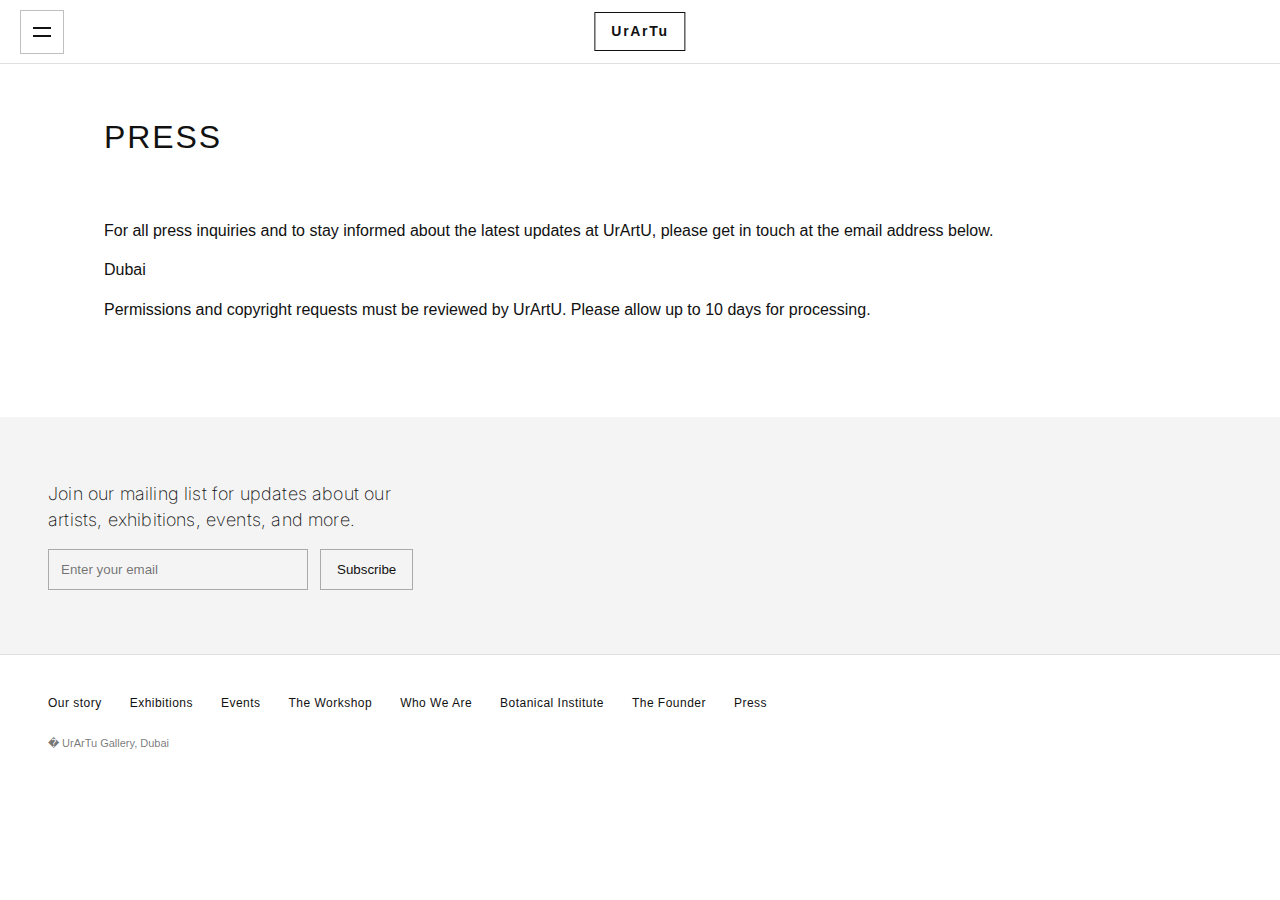
<file: urartu/press.html>
<!doctype html>
<html lang="en">
<head>
  <meta charset="utf-8" />
  <meta name="viewport" content="width=device-width, initial-scale=1" />
  <title>Press — UrArTu</title>
  <link rel="stylesheet" href="style.css" />
</head>
<body class="page-internal">

  <header class="page-header">
    <button class="menu-btn" id="menuBtn" aria-label="Open menu" aria-expanded="false">
      <span></span><span></span>
    </button>
    <a href="index.html" class="page-logo">UrArTu</a>
  </header>

<aside class="menu" id="menu" aria-hidden="true">
  <div class="menu-panel" role="dialog" aria-modal="true" aria-label="Site menu">
    <div class="menu-top">
      <button class="menu-close" id="menuClose" aria-label="Close menu">×</button>
    </div>
    <nav class="menu-nav">
      <a href="index.html">Home</a>
      <a href="our-story.html">Our story</a>
      <a href="exhibitions.html">Exhibitions</a>
      <a href="events.html">Events</a>
      <a href="workshop.html">The Workshop</a>
      <a href="who-we-are.html">Who We Are</a>
      <a href="botanical-institute.html">Botanical Institute</a>
      <a href="the-founder.html">The Founder</a>
      <a href="press.html">Press</a>
    </nav>
  </div>
</aside>

  <main class="page">
    <h1 class="page-title">Press</h1>
    <section class="section">
      <div class="press-text-block">
        <p>For all press inquiries and to stay informed about the latest updates at UrArtU, please get in touch at the email address below.</p>
        <p><strong>Dubai</strong></p>
        <p>Permissions and copyright requests must be reviewed by UrArtU. Please allow up to 10 days for processing.</p>
      </div>
    </section>
    <section class="mailing mailing--plain no-divider">
      <img src="assets/mailing.jpg" alt="Mailing background" />
      <div class="mailing-overlay">
        <h2>Join our mailing list for updates about our<br>artists, exhibitions, events, and more.</h2>
        <form class="mailing-form" action="#" method="post" onsubmit="return false;">
          <input type="email" name="email" placeholder="Enter your email" autocomplete="email" required />
          <button type="submit">Subscribe</button>
        </form>
      </div>
    </section>
  </main>

  <footer class="site-footer">
    <div class="site-footer__inner">
      <nav class="site-footer__nav">
        <a href="our-story.html">Our story</a>
        <a href="exhibitions.html">Exhibitions</a>
        <a href="events.html">Events</a>
        <a href="workshop.html">The Workshop</a>
        <a href="who-we-are.html">Who We Are</a>
        <a href="botanical-institute.html">Botanical Institute</a>
        <a href="the-founder.html">The Founder</a>
        <a href="press.html">Press</a>
      </nav>
      <div class="site-footer__bottom">
        <span>� UrArTu Gallery, Dubai</span>

      </div>
    </div>
  </footer>

  <script src="script.js"></script>
</body>
</html>
</file>
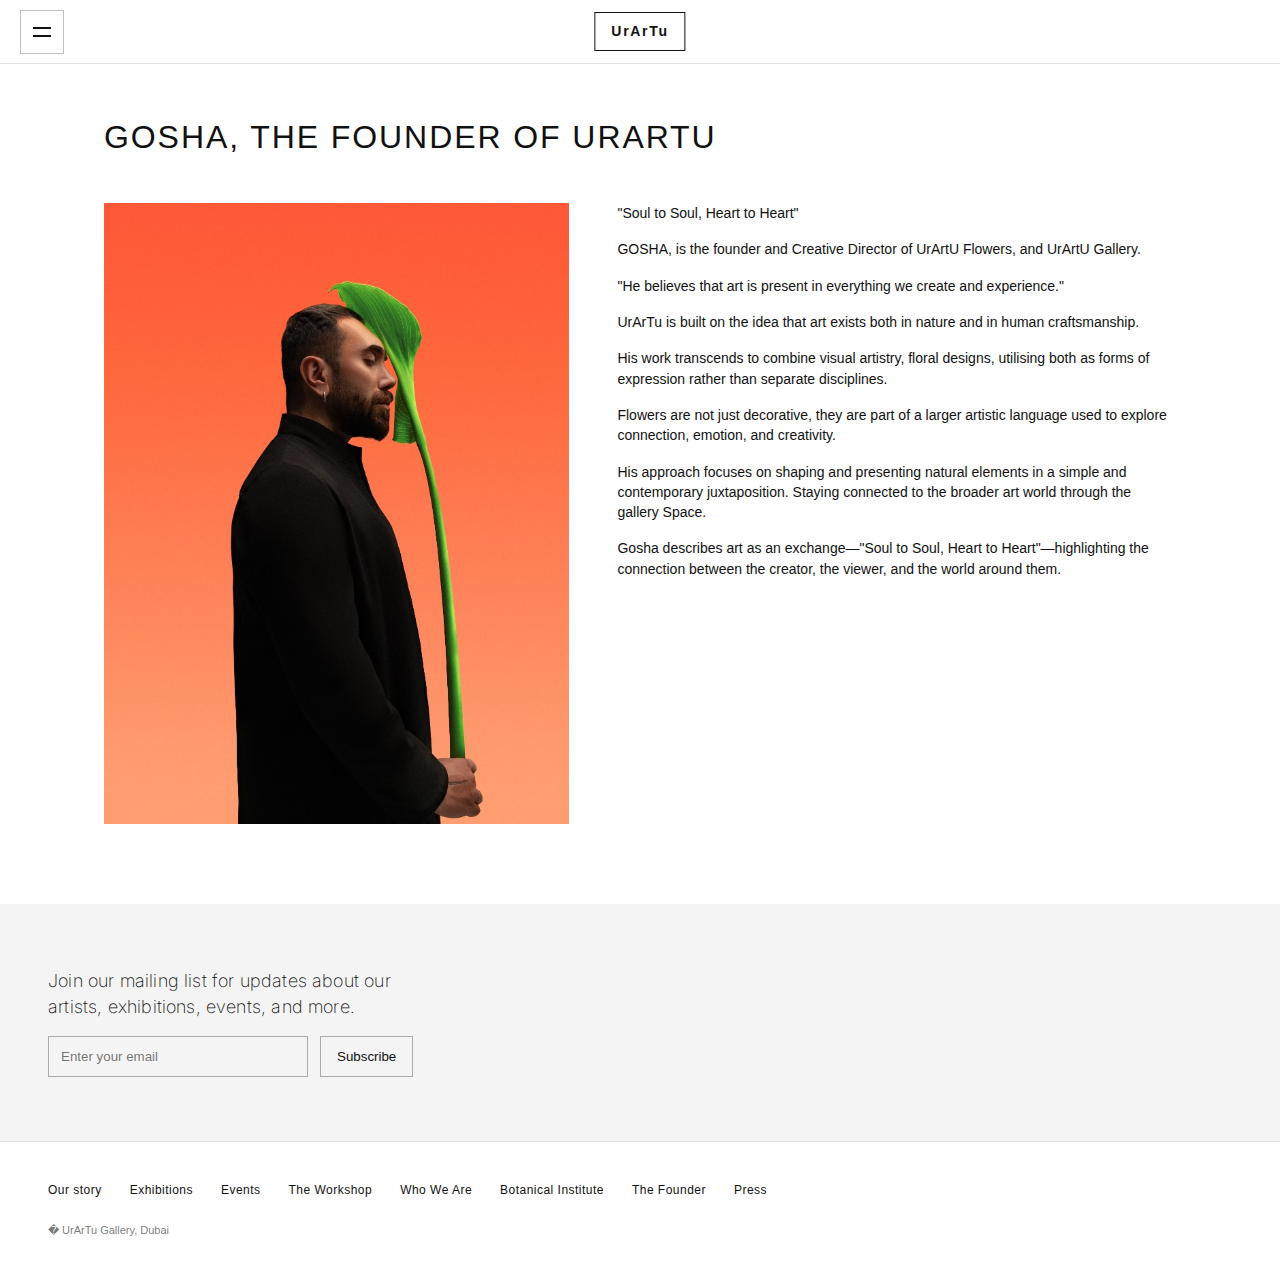
<file: urartu/the-founder.html>
<!doctype html>
<html lang="en">
<head>
  <meta charset="utf-8" />
  <meta name="viewport" content="width=device-width, initial-scale=1" />
  <title>The Founder — UrArTu</title>
  <link rel="stylesheet" href="style.css" />
</head>
<body class="page-internal">

  <header class="page-header">
    <button class="menu-btn" id="menuBtn" aria-label="Open menu" aria-expanded="false">
      <span></span><span></span>
    </button>
    <a href="index.html" class="page-logo">UrArTu</a>
  </header>

<aside class="menu" id="menu" aria-hidden="true">
  <div class="menu-panel" role="dialog" aria-modal="true" aria-label="Site menu">
    <div class="menu-top">
      <button class="menu-close" id="menuClose" aria-label="Close menu">×</button>
    </div>
    <nav class="menu-nav">
      <a href="index.html">Home</a>
      <a href="our-story.html">Our story</a>
      <a href="exhibitions.html">Exhibitions</a>
      <a href="events.html">Events</a>
      <a href="workshop.html">The Workshop</a>
      <a href="who-we-are.html">Who We Are</a>
      <a href="botanical-institute.html">Botanical Institute</a>
      <a href="the-founder.html">The Founder</a>
      <a href="press.html">Press</a>
    </nav>
  </div>
</aside>

  <main class="page">
    <h1 class="page-title">GOSHA, THE FOUNDER OF URARTU</h1>
    <section class="section">
      <div class="about-founder">
        <div class="about-founder__image">
          <img src="assets/about-gosha.png" alt="Gosha, founder of UrArtU" />
        </div>
        <div class="about-founder__text">
          <p class="about-founder__sub">"Soul to Soul, Heart to Heart"</p>
          <p>GOSHA, is the founder and Creative Director of UrArtU Flowers, and UrArtU Gallery.</p>
          <p>"He believes that art is present in everything we create and experience."</p>
          <p>UrArTu is built on the idea that art exists both in nature and in human craftsmanship.</p>
          <p>His work transcends to combine visual artistry, floral designs, utilising both as forms of expression rather than separate disciplines.</p>
          <p>Flowers are not just decorative, they are part of a larger artistic language used to explore connection, emotion, and creativity.</p>
          <p>His approach focuses on shaping and presenting natural elements in a simple and contemporary juxtaposition. Staying connected to the broader art world through the gallery Space.</p>
          <p>Gosha describes art as an exchange—"Soul to Soul, Heart to Heart"—highlighting the connection between the creator, the viewer, and the world around them.</p>
        </div>
      </div>
    </section>
    <section class="mailing mailing--plain no-divider">
      <img src="assets/mailing.jpg" alt="Mailing background" />
      <div class="mailing-overlay">
        <h2>Join our mailing list for updates about our<br>artists, exhibitions, events, and more.</h2>
        <form class="mailing-form" action="#" method="post" onsubmit="return false;">
          <input type="email" name="email" placeholder="Enter your email" autocomplete="email" required />
          <button type="submit">Subscribe</button>
        </form>
      </div>
    </section>
  </main>

  <footer class="site-footer">
    <div class="site-footer__inner">
      <nav class="site-footer__nav">
        <a href="our-story.html">Our story</a>
        <a href="exhibitions.html">Exhibitions</a>
        <a href="events.html">Events</a>
        <a href="workshop.html">The Workshop</a>
        <a href="who-we-are.html">Who We Are</a>
        <a href="botanical-institute.html">Botanical Institute</a>
        <a href="the-founder.html">The Founder</a>
        <a href="press.html">Press</a>
      </nav>
      <div class="site-footer__bottom">
        <span>� UrArTu Gallery, Dubai</span>

      </div>
    </div>
  </footer>

  <script src="script.js"></script>
</body>
</html>
</file>
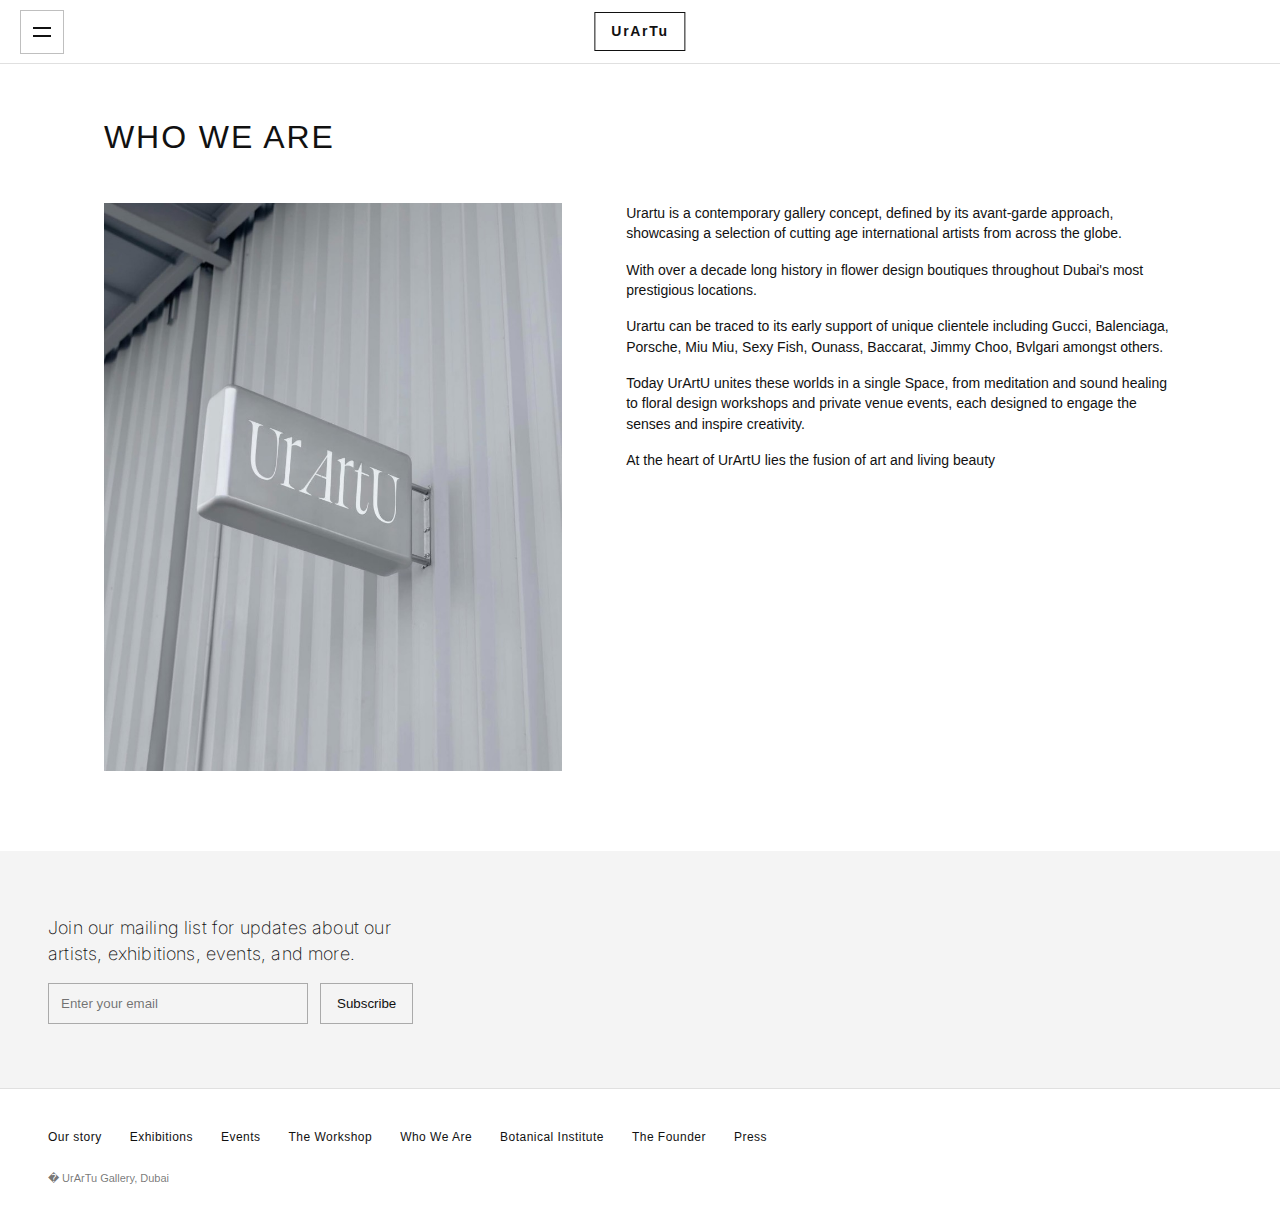
<file: urartu/who-we-are.html>
<!doctype html>
<html lang="en">
<head>
  <meta charset="utf-8" />
  <meta name="viewport" content="width=device-width, initial-scale=1" />
  <title>Who We Are — UrArTu</title>
  <link rel="stylesheet" href="style.css" />
</head>
<body class="page-internal">

  <header class="page-header">
    <button class="menu-btn" id="menuBtn" aria-label="Open menu" aria-expanded="false">
      <span></span><span></span>
    </button>
    <a href="index.html" class="page-logo">UrArTu</a>
  </header>

<aside class="menu" id="menu" aria-hidden="true">
  <div class="menu-panel" role="dialog" aria-modal="true" aria-label="Site menu">
    <div class="menu-top">
      <button class="menu-close" id="menuClose" aria-label="Close menu">×</button>
    </div>
    <nav class="menu-nav">
      <a href="index.html">Home</a>
      <a href="our-story.html">Our story</a>
      <a href="exhibitions.html">Exhibitions</a>
      <a href="events.html">Events</a>
      <a href="workshop.html">The Workshop</a>
      <a href="who-we-are.html">Who We Are</a>
      <a href="botanical-institute.html">Botanical Institute</a>
      <a href="the-founder.html">The Founder</a>
      <a href="press.html">Press</a>
    </nav>
  </div>
</aside>

  <main class="page">
    <h1 class="page-title">Who We Are</h1>
    <section class="section">
      <div class="who-we-are">
        <div class="who-we-are__image">
          <img src="assets/who-we-are.png" alt="UrArtU" />
        </div>
        <div class="who-we-are__text">
          <p>Urartu is a contemporary gallery concept, defined by its avant-garde approach, showcasing a selection of cutting age international artists from across the globe.</p>
          <p>With over a decade long history in flower design boutiques throughout Dubai's most prestigious locations.</p>
          <p>Urartu can be traced to its early support of unique clientele including Gucci, Balenciaga, Porsche, Miu Miu, Sexy Fish, Ounass, Baccarat, Jimmy Choo, Bvlgari amongst others.</p>
          <p>Today UrArtU unites these worlds in a single Space, from meditation and sound healing to floral design workshops and private venue events, each designed to engage the senses and inspire creativity.</p>
          <p>At the heart of UrArtU lies the fusion of art and living beauty</p>
        </div>
      </div>
    </section>
    <section class="mailing mailing--plain no-divider">
      <img src="assets/mailing.jpg" alt="Mailing background" />
      <div class="mailing-overlay">
        <h2>Join our mailing list for updates about our<br>artists, exhibitions, events, and more.</h2>
        <form class="mailing-form" action="#" method="post" onsubmit="return false;">
          <input type="email" name="email" placeholder="Enter your email" autocomplete="email" required />
          <button type="submit">Subscribe</button>
        </form>
      </div>
    </section>
  </main>

  <footer class="site-footer">
    <div class="site-footer__inner">
      <nav class="site-footer__nav">
        <a href="our-story.html">Our story</a>
        <a href="exhibitions.html">Exhibitions</a>
        <a href="events.html">Events</a>
        <a href="workshop.html">The Workshop</a>
        <a href="who-we-are.html">Who We Are</a>
        <a href="botanical-institute.html">Botanical Institute</a>
        <a href="the-founder.html">The Founder</a>
        <a href="press.html">Press</a>
      </nav>
      <div class="site-footer__bottom">
        <span>� UrArTu Gallery, Dubai</span>

      </div>
    </div>
  </footer>

  <script src="script.js"></script>
</body>
</html>
</file>
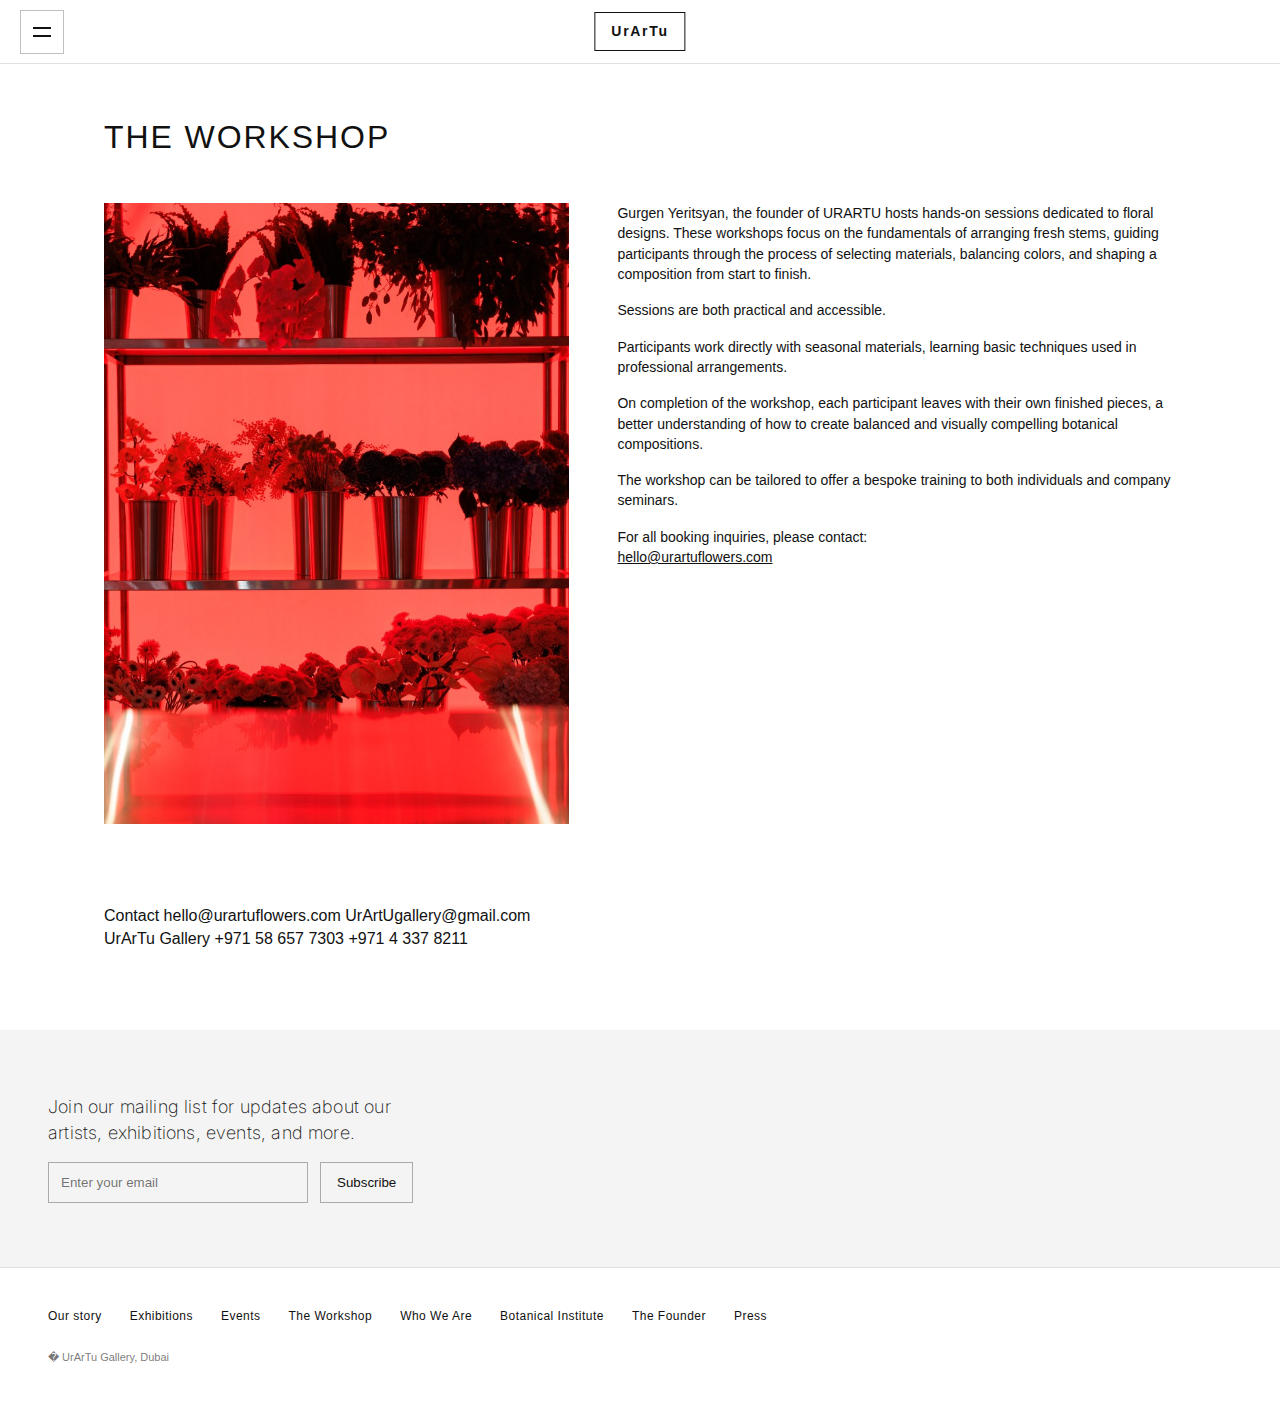
<file: urartu/workshop.html>
<!doctype html>
<html lang="en">
<head>
  <meta charset="utf-8" />
  <meta name="viewport" content="width=device-width, initial-scale=1" />
  <title>The Workshop — UrArTu</title>
  <link rel="stylesheet" href="style.css" />
</head>
<body class="page-internal page-workshop">

  <header class="page-header">
    <button class="menu-btn" id="menuBtn" aria-label="Open menu" aria-expanded="false">
      <span></span><span></span>
    </button>
    <a href="index.html" class="page-logo">UrArTu</a>
  </header>

<aside class="menu" id="menu" aria-hidden="true">
  <div class="menu-panel" role="dialog" aria-modal="true" aria-label="Site menu">
    <div class="menu-top">
      <button class="menu-close" id="menuClose" aria-label="Close menu">×</button>
    </div>
    <nav class="menu-nav">
      <a href="index.html">Home</a>
      <a href="our-story.html">Our story</a>
      <a href="exhibitions.html">Exhibitions</a>
      <a href="events.html">Events</a>
      <a href="workshop.html">The Workshop</a>
      <a href="who-we-are.html">Who We Are</a>
      <a href="botanical-institute.html">Botanical Institute</a>
      <a href="the-founder.html">The Founder</a>
      <a href="press.html">Press</a>
    </nav>
  </div>
</aside>

  <main class="page">
    <h1 class="page-title">The Workshop</h1>
    <section class="section">
      <div class="workshop-block">
        <div class="workshop-block__image">
          <img src="assets/workshop-the.png" alt="The Workshop" />
        </div>
        <div class="workshop-block__text">
          <p>Gurgen Yeritsyan, the founder of URARTU hosts hands-on sessions dedicated to floral designs. These workshops focus on the fundamentals of arranging fresh stems, guiding participants through the process of selecting materials, balancing colors, and shaping a composition from start to finish.</p>
          <p>Sessions are both practical and accessible.</p>
          <p>Participants work directly with seasonal materials, learning basic techniques used in professional arrangements.</p>
          <p>On completion of the workshop, each participant leaves with their own finished pieces, a better understanding of how to create balanced and visually compelling botanical compositions.</p>
          <p>The workshop can be tailored to offer a bespoke training to both individuals and company seminars.</p>
          <p class="workshop-block__cta">For all booking inquiries, please contact:<br>
          <a href="mailto:hello@urartuflowers.com">hello@urartuflowers.com</a></p>
        </div>
      </div>
    </section>
    <section class="site-contact section">
      <div class="exh-contact__grid">
        <div class="exh-contact__col">
          <span class="exh-info__label">Contact</span>
          <a href="mailto:hello@urartuflowers.com">hello@urartuflowers.com</a>
          <a href="mailto:UrArtUgallery@gmail.com">UrArtUgallery@gmail.com</a>
        </div>
        <div class="exh-contact__col">
          <span class="exh-info__label">UrArTu Gallery</span>
          <a href="tel:+971586577303">+971 58 657 7303</a>
          <a href="tel:+97143378211">+971 4 337 8211</a>
        </div>
      </div>
    </section>

    <section class="mailing mailing--plain no-divider">
      <img src="assets/mailing.jpg" alt="Mailing background" />
      <div class="mailing-overlay">
        <h2>Join our mailing list for updates about our<br>artists, exhibitions, events, and more.</h2>
        <form class="mailing-form" action="#" method="post" onsubmit="return false;">
          <input type="email" name="email" placeholder="Enter your email" autocomplete="email" required />
          <button type="submit">Subscribe</button>
        </form>
      </div>
    </section>
  </main>

  <footer class="site-footer">
    <div class="site-footer__inner">
      <nav class="site-footer__nav">
        <a href="our-story.html">Our story</a>
        <a href="exhibitions.html">Exhibitions</a>
        <a href="events.html">Events</a>
        <a href="workshop.html">The Workshop</a>
        <a href="who-we-are.html">Who We Are</a>
        <a href="botanical-institute.html">Botanical Institute</a>
        <a href="the-founder.html">The Founder</a>
        <a href="press.html">Press</a>
      </nav>
      <div class="site-footer__bottom">
        <span>� UrArTu Gallery, Dubai</span>

      </div>
    </div>
  </footer>

  <script src="script.js"></script>
</body>
</html>
</file>
<file: style.css>
/* Стили для body и canvas */
body {
    margin: 0;
    overflow: hidden; /* Убираем прокрутку страницы */
    background-color: #000;
    color: #eee; /* Цвет текста по умолчанию, если где-то еще используется */
    font-family: sans-serif;
}

/* Контейнер для Canvas анимации */
#canvas-container {
    position: fixed;
    top: 0;
    left: 0;
    width: 100%;
    height: 100%;
    transition: opacity 0.5s ease-in-out; /* Плавный переход */
    opacity: 1; /* Изначально видим */
    z-index: 1; /* Ниже кнопки и био */
}

#c {
    display: block;
    width: 100%;
    height: 100%;
}

/* --- Стили для переключения сцен --- */

/* Контейнер для Био ("hello world" на белом фоне) */
#bio-container {
    position: fixed;
    top: 0;
    left: 0;
    width: 100%;
    height: 100%;
    /* Фон в стиле текстуры Марса */
    background: radial-gradient(circle at 30% 30%, #ff4500 0%, #d2691e 50%, #8b0000 100%);
    color: #fff; /* Белый текст для читаемости */
    padding: 40px;
    box-sizing: border-box;
    overflow-y: auto;
    opacity: 0; /* Изначально скрыт */
    pointer-events: none;
    transition: opacity 0.5s ease-in-out;
    z-index: 10; /* Поверх canvas */
    /* Центрирование текста */
    display: flex;
    justify-content: center;
    align-items: center;
    text-align: center;
}

/* Класс для показа Био */
#bio-container.visible {
    opacity: 1;
    pointer-events: auto;
}

/* Класс для скрытия Canvas */
#canvas-container.hidden {
    opacity: 0;
    pointer-events: none;
}

/* Стили для текста внутри Био */
#bio-container h1 {
    color: #fff; /* Белый цвет заголовка */
    font-size: 5vw;
    margin: 0;
    text-shadow: 0 0 5px rgba(0, 0, 0, 0.5); /* Тень для читаемости */
}

/* Кнопка-переключатель (Планета Марс) */
#toggle-button {
    position: fixed;
    top: 20px;
    right: 20px;
    width: 100px;
    height: 100px;
    border-radius: 50%;
    border: none;
    cursor: pointer;
    /* Текстура Марса: радиальный градиент с пятнами */
    background: radial-gradient(circle at 30% 30%, #ff4500 0%, #d2691e 50%, #8b0000 100%);
    box-shadow: inset -5px -5px 10px rgba(0, 0, 0, 0.3), /* Тень для объёма */
                0 0 10px rgba(255, 69, 0, 0.5); /* Свечение */
    transition: background 0.3s ease, box-shadow 0.3s ease, transform 0.3s ease;
    animation: rotate-planet 10s linear infinite; /* Вращение планеты */
    z-index: 20;
    padding: 0;
}

/* Пятна на Марсе */
#toggle-button::before {
    content: '';
    position: absolute;
    width: 100%;
    height: 100%;
    border-radius: 50%;
    background: radial-gradient(circle at 70% 40%, rgba(255, 165, 0, 0.7) 10%, transparent 20%),
                radial-gradient(circle at 20% 80%, rgba(139, 0, 0, 0.3) 8%, transparent 15%);
    opacity: 0.8;
}

/* Состояние кнопки на оранжевой странице (Чёрная кнопка вместо Луны) */
#toggle-button.black-button {
    background: radial-gradient(circle at 30% 30%, #333 0%, #000 100%);
    box-shadow: inset -5px -5px 10px rgba(0, 0, 0, 0.5),
                0 0 10px rgba(255, 255, 255, 0.3);
}

/* Убираем кратеры Луны для чёрной кнопки */
#toggle-button.black-button::before {
    background: none; /* Убираем текстуру кратеров */
    opacity: 0; /* Скрываем псевдоэлемент */
}

/* Эффект при наведении (Марс) */
#toggle-button:hover {
    transform: scale(1.1);
    box-shadow: inset -5px -5px 10px rgba(0, 0, 0, 0.3),
                0 0 15px rgba(255, 69, 0, 0.8);
}

/* Эффект при наведении (Чёрная кнопка) */
#toggle-button.black-button:hover {
    transform: scale(1.1);
    box-shadow: inset -5px -5px 10px rgba(0, 0, 0, 0.5),
                0 0 15px rgba(255, 255, 255, 0.5);
}

/* Эффект при нажатии */
#toggle-button:active {
    transform: scale(0.95);
}

/* Анимация вращения */
@keyframes rotate-planet {
    from {
        transform: rotate(0deg);
    }
    to {
        transform: rotate(360deg);
    }
}
</file>
<file: urartu/style.css>
/* ===============================
   URARTU — MINIMAL GALLERY STYLE
   =============================== */

@import url('https://fonts.googleapis.com/css2?family=Inter:wght@200&display=swap');

/* ---- Font ---- */
@font-face {
  font-family: "FuturaCustom";
  src: url("descriptionfont/Futura-Regular.woff2") format("woff2");
  font-weight: 400;
  font-style: normal;
  font-display: swap;
}

/* ---- Root ---- */
:root{
  --bg: #ffffff;
  --text: #111;
  --muted: rgba(0,0,0,.55);
  --line: rgba(0,0,0,.12);
  --max: 1120px;
}

/* ---- Reset ---- */
*{ box-sizing: border-box; }

html, body{
  margin:0;
  padding:0;
  background: var(--bg);
  color: var(--text);
}

body{
  font-family: "Helvetica Neue", Helvetica, Arial, sans-serif;
  font-weight: 300;
  line-height: 1.45;
}

a{ color: inherit; text-decoration: none; }
img{ display:block; width:100%; height:auto; }

/* ---- Layout ---- */
.page{
  max-width: var(--max);
  margin: 0 auto;
  padding: 0 24px 0;   /* IMPORTANT: no bottom padding */
}

/* Standard sections */
.section{
  padding: 80px 0;
  position: relative;
}

/* ---- FULL WIDTH DIVIDER ---- */
.section::after{
  content: "";
  position: absolute;
  left: 50%;
  bottom: 0;
  width: 100vw;
  height: 1px;
  background: var(--line);
  transform: translateX(-50%);
}

.no-divider::after{
  display: none;
}

/* ---- Typography ---- */
h1, h2, h3{
  font-family: "Helvetica Neue", Helvetica, Arial, sans-serif;
  font-weight: 500;
  letter-spacing: .01em;
  margin: 0;
}

.section-head h2{
  font-size: 26px;
  letter-spacing: 0.04em;
  text-transform: uppercase;
  margin-bottom: 10px;
}

.section-head--row{
  display: flex;
  align-items: baseline;
  justify-content: space-between;
}

.view-all{
  font-size: 12px;
  font-weight: 400;
  letter-spacing: 0.04em;
  color: var(--text);
  text-decoration: underline;
  text-underline-offset: 4px;
}

.view-all:hover{
  opacity: 0.6;
}

.muted{
  color: var(--muted);
  font-size: 13px;
}

.lead{
  max-width: 90ch;
  font-size: 15px;
}

/* ---- Grids ---- */
.grid2,
.grid3{
  display:grid;
  gap: 28px;
  margin-top: 28px;
}

.grid2{ grid-template-columns: 1fr; }
.grid3{ grid-template-columns: 1fr; }

@media (min-width: 760px){
  .grid2{ grid-template-columns: 1fr 1fr; }
  .grid3{ grid-template-columns: 1fr 1fr 1fr; }
}

.grid3--images-only{
  margin-top: 28px;
}

.grid3--images-only img{
  aspect-ratio: 4 / 3;
  object-fit: cover;
  width: 100%;
  display: block;
}

/* ===============================
   CARDS (EVENTS / WORKSHOPS)
   =============================== */

.card{
  background: transparent;
  border: none;
}

.card img{
  aspect-ratio: 4 / 3;
  object-fit: cover;
}

/* FIX: correct vertical flow */
.card-body{
  padding-top: 14px;
  display: flex;
  flex-direction: column;
  gap: 6px;
  position: relative;
}

.card-title{
  font-size: 12px;
  font-weight: 500;
  line-height: 1.3;
  margin: 0;
}

.card-meta{
  font-size: 11px;
  color: var(--muted);
  line-height: 1.4;
  margin: 0;
}

/* Buttons */
.btn{
  margin-top: 10px;            /* more space so it never touches text */
  padding: 8px 12px;
  border: 1px solid #111;
  background: transparent;
  font-size: 11px;
  cursor: pointer;
  font-family: inherit;
  align-self: flex-start;
  position: relative;          /* ensures no weird overlap */
}

.btn:hover{
  background: rgba(0,0,0,.04);
}

/* ===============================
   HERO — FULLSCREEN SLIDER
   =============================== */

.hero-section{
  width: 100vw;
  margin-left: calc(50% - 50vw);
}

.hero-slider{
  position: relative;
  width: 100%;
  height: 100vh;
  background: #000;
  overflow: hidden;
}

.slides{
  position: relative;
  width:100%;
  height:100%;
}

.slide{
  position:absolute;
  inset:0;
  opacity:0;
  transition: opacity .45s ease;
}

.slide.is-active{ opacity:1; }

.slide img{
  width:100%;
  height:100%;
  object-fit: cover;
}

.slide--split .slide-split{
  display: flex;
  width: 100%;
  height: 100%;
}

.slide--split .slide-split img{
  width: 50%;
  flex-shrink: 0;
  object-fit: cover;
}

/* gradient for readability */
.hero-slider::before{
  content:"";
  position:absolute;
  inset:0;
  z-index:2;
  background: linear-gradient(
    90deg,
    rgba(0,0,0,.17) 0%,
    rgba(0,0,0,.08) 35%,
    rgba(0,0,0,0) 70%
  );
}

/* ---- Hero text (FIXED LAYOUT) ---- */
.hero-overlay{
  position:absolute;
  z-index:3;
  left: clamp(24px, 6vw, 80px);
  top: 50%;
  transform: translateY(-50%);
  max-width: 620px;
  color: #fff;
  text-shadow: 0 2px 18px rgba(0,0,0,.45);

  /* THIS FIXES OVERLAPS on all screens */
  display: flex;
  flex-direction: column;
  align-items: flex-start;
  gap: 14px;
}

/* remove margin-driven layout */
.hero-location{ font-size: 12px; margin: 0; padding: 0; letter-spacing: 0; }
.hero-title{
  font-size: clamp(38px, 4.5vw, 64px);
  font-weight: 600;
  line-height: 1.02;
  margin: 0;
  padding: 0;
  letter-spacing: 0 !important;
  text-indent: 0;
}
.hero-sub{ margin: 0; padding: 0; font-size: 15px; letter-spacing: 0; }

.hero-cta{
  display: inline-block;
  margin-top: 6px;              /* <- move button down (tune: 6 / 10 / 14) */
  padding: 10px 14px;
  border: 1px solid rgba(255,255,255,.8);
  background: transparent;
  color:#fff;
  font-size: 12px;
}

/* ---- Slider dots ---- */
.dots{
  position:absolute;
  bottom: 18px;
  left:0;
  right:0;
  display:flex;
  justify-content:center;
  gap:8px;
  z-index:3;
}

.dot{
  width:6px;
  height:6px;
  background: rgba(255,255,255,.45);
  border-radius:50%;
}

.dot.is-active{ background:#fff; }

/* ---- Desktop click zones ---- */
.half{
  position:absolute;
  top:0;
  bottom:0;
  width:50%;
  background: transparent;
  border:none;
  cursor:pointer;
  z-index:4;
}

.half-left{ left:0; }
.half-right{ right:0; }

@media (max-width: 960px){
  .half{ display:none; }
}

/* Hide scroll hint (and you can also delete it in HTML) */
.scroll-hint{ display:none !important; }

/* ===============================
   ABOUT / FOUNDER
   =============================== */

.about-founder{
  display: grid;
  grid-template-columns: minmax(280px, 1fr) minmax(300px, 1.2fr);
  gap: 48px;
  align-items: start;
}

.about-founder__image{
  position: relative;
}

.about-founder__image img{
  width: 100%;
  aspect-ratio: 3 / 4;
  object-fit: cover;
  display: block;
}

.about-founder__text{
  display: flex;
  flex-direction: column;
  gap: 1em;
}

.about-founder__title{
  font-size: 26px;
  font-weight: 500;
  letter-spacing: 0.04em;
  text-transform: uppercase;
  margin: 0 0 0.25em;
  line-height: 1.2;
}

.about-founder__sub{
  font-size: 15px;
  font-weight: 500;
  color: var(--text);
  margin: 0 0 0.5em;
}

.about-founder__text p{
  font-size: 14px;
  line-height: 1.45;
  margin: 0;
}

@media (max-width: 759px){
  .about-founder{
    grid-template-columns: 1fr;
    gap: 32px;
  }
}

/* ===============================
   THE WORKSHOP
   =============================== */

.workshop-block{
  display: grid;
  grid-template-columns: minmax(280px, 1fr) minmax(300px, 1.2fr);
  gap: 48px;
  align-items: start;
}

.workshop-block__image img{
  width: 100%;
  aspect-ratio: 3 / 4;
  object-fit: cover;
  display: block;
}

.workshop-block__text{
  display: flex;
  flex-direction: column;
  gap: 1em;
}

.workshop-block__title{
  font-size: 26px;
  font-weight: 500;
  letter-spacing: 0.04em;
  text-transform: uppercase;
  margin: 0 0 0.25em;
  line-height: 1.2;
}

.workshop-block__text p{
  font-size: 14px;
  line-height: 1.45;
  margin: 0;
}

.workshop-block__cta{
  margin-top: 0.5em;
}

.workshop-block__cta a{
  color: var(--text);
  text-decoration: underline;
}

.workshop-block__cta a:hover{
  opacity: 0.7;
}

@media (max-width: 759px){
  .workshop-block{
    grid-template-columns: 1fr;
    gap: 32px;
  }
}

/* ===============================
   FLOWERS / BOTANICAL INSTITUTE
   =============================== */

.flowers-institute{
  display: grid;
  grid-template-columns: minmax(280px, 1fr) minmax(300px, 1.2fr);
  gap: 48px;
  align-items: start;
}

.flowers-institute__image img{
  width: 100%;
  aspect-ratio: 4 / 3;
  object-fit: cover;
  display: block;
}

.flowers-institute__text{
  display: flex;
  flex-direction: column;
  gap: 1em;
  align-items: flex-start;
}

.flowers-institute__title{
  font-size: 26px;
  font-weight: 500;
  margin: 0 0 0.25em;
  padding: 0;
  line-height: 1.2;
  letter-spacing: 0.04em;
  text-transform: uppercase;
  text-align: left;
  width: 100%;
}

.flowers-institute__text p{
  font-size: 14px;
  line-height: 1.45;
  margin: 0;
  padding: 0;
  letter-spacing: 0;
  text-align: left;
  width: 100%;
}

.flowers-institute__cta{
  margin-top: 0.5em;
}

@media (max-width: 759px){
  .flowers-institute{
    grid-template-columns: 1fr;
    gap: 32px;
  }
}

/* ===============================
   THE COLLAB
   =============================== */

.the-collab{
  display: grid;
  grid-template-columns: minmax(280px, 1fr) minmax(300px, 1.2fr);
  gap: 120px;
  align-items: start;
}

.the-collab__image img{
  width: 100%;
  height: auto;
  display: block;
  vertical-align: top;
}

.the-collab__text{
  display: flex;
  flex-direction: column;
  gap: 1em;
}

.the-collab__title{
  font-size: 26px;
  font-weight: 500;
  letter-spacing: 0.04em;
  text-transform: uppercase;
  margin: 0 0 0.25em;
  line-height: 1.2;
}

.the-collab__text p{
  font-size: 14px;
  line-height: 1.45;
  margin: 0;
}

@media (max-width: 759px){
  .the-collab{
    grid-template-columns: 1fr;
    gap: 32px;
  }
}

/* ===============================
   FEATURES
   =============================== */

.feature{
  display:grid;
  gap: 26px;
}

.feature img{
  aspect-ratio: 16 / 9;
  object-fit: cover;
}

.feature-text{
  max-width: 90ch;
}

/* ===============================
   WHO WE ARE
   =============================== */

.who-we-are{
  display: grid;
  grid-template-columns: minmax(280px, 1fr) minmax(300px, 1.2fr);
  gap: 64px;
  align-items: start;
}

.who-we-are__image img{
  width: 100%;
  height: auto;
  display: block;
  vertical-align: top;
}

.who-we-are__text{
  display: flex;
  flex-direction: column;
  gap: 1em;
  padding-left: 0;
}

.who-we-are__title{
  font-size: 26px;
  font-weight: 500;
  letter-spacing: 0.04em;
  text-transform: uppercase;
  margin: 0 0 0.25em;
  line-height: 1.2;
}

.who-we-are__text p{
  font-size: 14px;
  line-height: 1.45;
  margin: 0;
}

@media (max-width: 759px){
  .who-we-are{
    grid-template-columns: 1fr;
    gap: 32px;
  }
}

.tile{
  aspect-ratio: 4 / 3;
  object-fit: cover;
}

/* ===============================
   MAILING — FULL WIDTH (LAST SECTION)
   =============================== */

.mailing{
  position: relative;
  width: 100vw;
  margin-left: calc(50% - 50vw);

  /* IMPORTANT: make it end page nicely */
  margin-bottom: 0;
  padding-bottom: 0;

  /* height tuning to avoid “too stretched” look on desktop */
  height: min(80vh, 760px);      /* <-- you can tweak this */
  min-height: 520px;
  overflow: hidden;
}

/* NO divider under mailing */
.mailing::after{ display:none !important; }

/* Mailing without background image */
.mailing--plain{
  height: auto;
  min-height: unset;
  background: #f4f4f4;
}

.mailing--plain img{
  display: none;
}

.mailing--plain .mailing-overlay{
  position: relative;
  inset: auto;
  padding: 64px 48px;
  background: none;
  color: var(--text);
}

.mailing--plain .mailing-overlay h2{
  color: var(--text);
}

.mailing--plain .mailing-form input{
  border-color: rgba(0,0,0,.3);
  color: var(--text);
  background: transparent;
}

.mailing--plain .mailing-form input::placeholder{
  color: var(--muted);
}

.mailing--plain .mailing-form button{
  border-color: rgba(0,0,0,.3);
  color: var(--text);
  background: transparent;
}

.mailing--plain .mailing-form button:hover{
  background: rgba(0,0,0,.06);
}

.mailing img{
  width: 100%;
  height: 100%;
  object-fit: cover;

  /* CONTROL CROPPING ON DESKTOP:
     center = balanced, center top = show top more */
  object-position: center;       /* change to: center top; */
}

.mailing-overlay{
  position:absolute;
  inset:0;
  display:flex;
  flex-direction:column;
  justify-content:flex-end;
  padding: 32px 48px;
  background: linear-gradient(to top, rgba(0,0,0,.6), transparent 60%);
  color:#fff;
}

.mailing-overlay h2{
  font-family: "Inter", "Helvetica Neue", Helvetica, Arial, sans-serif;
  font-size: 18px;
  font-weight: 200;
  font-style: normal;
  margin: 0;
}

.mailing-form{
  display:flex;
  gap: 12px;
  flex-wrap: wrap;
  margin-top: 16px;
}

.mailing-form input{
  min-width: 260px;
  padding: 12px;
  border: 1px solid rgba(255,255,255,.6);
  background: transparent;
  color:#fff;
  font-family: inherit;
}

.mailing-form button{
  padding: 12px 16px;
  border: 1px solid rgba(255,255,255,.6);
  background: transparent;
  color:#fff;
  cursor:pointer;
  font-family: inherit;
}

/* ===============================
   BOTANICAL PAGE — FULL WIDTH
   =============================== */

.page-botanical .page{
  max-width: 100%;
  padding: 0 48px;
}


.page-botanical .page-title{
  padding-left: 342px;
}

.page-botanical .flowers-institute{
  grid-template-columns: 0.6fr 0.55fr;
  gap: 80px;
  align-items: center;
  margin-top: 114px;
  margin-bottom: 114px;
}

.page-botanical .flowers-institute__text{
  max-width: 456px;
  margin-left: 190px;
}

.page-botanical .flowers-institute__image img{
  aspect-ratio: 4 / 3;
  max-height: 420px;
  width: 100%;
  object-fit: cover;
  object-position: center top;
}

/* ===============================
   INTERNAL PAGES (PACE-LIKE)
   =============================== */

.page-internal .page{
  padding-top: 0;
}

.page-header{
  position: fixed;
  top: 0;
  left: 0;
  right: 0;
  height: 64px;
  display: flex;
  align-items: center;
  justify-content: space-between;
  padding: 0 20px;
  z-index: 40;
  background: var(--bg);
  border-bottom: 1px solid var(--line);
}

.page-header::after{
  content: "";
  width: 44px;
  height: 44px;
  flex-shrink: 0;
}

.page-header .menu-btn{
  position: relative;
  top: auto;
  left: auto;
  border-color: rgba(0,0,0,.25);
  background: transparent;
}

.page-header .menu-btn span{
  background: var(--text);
}

.page-logo{
  position: absolute;
  left: 50%;
  transform: translateX(-50%);
  font-size: 14px;
  font-weight: 600;
  letter-spacing: 0.12em;
  color: var(--text);
  padding: 8px 16px;
  border: 1px solid var(--text);
  text-decoration: none;
}

.page-logo:hover{
  opacity: 0.7;
}

.page-internal .menu-btn{
  position: relative;
  top: auto;
  left: auto;
}

.page-title{
  font-size: 32px;
  font-weight: 500;
  letter-spacing: 0.06em;
  text-transform: uppercase;
  text-align: left;
  margin: 0;
  padding: 120px 24px 48px 0;
  line-height: 1.1;
}

.page-internal .section{
  padding-top: 0;
}

.page-internal .section::after{
  display: none;
}

/* hide duplicate title inside content when page-title exists */
.page-internal .the-collab__title,
.page-internal .workshop-block__title,
.page-internal .who-we-are__title,
.page-internal .flowers-institute__title,
.page-internal .about-founder__title{
  display: none;
}

/* ===============================
   EVENTS PAGE
   =============================== */

.events-intro{
  text-align: center;
  max-width: 56ch;
  margin: 0 auto 48px;
  padding: 0 24px;
  font-size: 15px;
  line-height: 1.5;
  color: var(--text);
}

.events-grid{
  display: grid;
  grid-template-columns: 1fr;
  gap: 32px;
  margin-top: 32px;
}

@media (min-width: 760px){
  .events-grid{
    grid-template-columns: repeat(2, 1fr);
    gap: 40px;
  }
}

@media (min-width: 1024px){
  .events-grid{
    grid-template-columns: repeat(3, 1fr);
  }
}

.event-card{
  display: block;
  text-decoration: none;
  color: inherit;
  overflow: hidden;
  transition: transform 0.55s cubic-bezier(0.16, 1, 0.3, 1);
}

.event-card:hover{
  transform: translateY(-8px);
}

.event-card__image{
  overflow: hidden;
}

.event-card__image img{
  width: 100%;
  aspect-ratio: 4 / 3;
  object-fit: cover;
  display: block;
}

.event-card__body{
  padding-top: 18px;
  padding-bottom: 4px;
}

.event-card__label{
  display: block;
  font-size: 10px;
  font-weight: 500;
  letter-spacing: 0.06em;
  text-transform: uppercase;
  color: var(--muted);
  margin-bottom: 6px;
}

.event-card__title{
  font-size: 15px;
  font-weight: 500;
  letter-spacing: 0.01em;
  margin: 0 0 6px;
  line-height: 1.3;
}

.event-card__meta{
  font-size: 12px;
  color: var(--muted);
  margin: 0;
  line-height: 1.4;
}

@media (max-width: 759px){
  .page-title{
    font-size: 28px;
    padding: 100px 16px 32px;
  }
}

/* ===============================
   MENU (PACE-LIKE)
   =============================== */

/* body lock when menu open */
body.menu-open{
  overflow: hidden;
}

.menu-btn{
  position: fixed;
  top: 16px;
  left: 16px;
  width: 44px;
  height: 44px;
  border: 1px solid rgba(255,255,255,.45);
  background: rgba(0,0,0,.28);
  backdrop-filter: blur(6px);
  display:flex;
  flex-direction:column;
  justify-content:center;
  align-items:center;
  gap:6px;
  z-index:50;
  cursor:pointer;
}

.menu-btn span{
  width:18px;
  height:2px;
  background:#fff;
}

/* overlay */
.menu{
  position: fixed;
  inset: 0;
  background: transparent;
  opacity: 1;
  pointer-events: none;
  transition: none;
  z-index: 60;
}

/* panel */
.menu-panel{
  position: absolute;
  inset: 0 auto 0 0;
  width: min(340px, 72vw);
  height: 100%;
  background: rgba(10, 10, 10, 0.12);
  backdrop-filter: blur(20px);
  -webkit-backdrop-filter: blur(20px);
  color: #fff;
  padding: 22px 26px 26px;
  display: flex;
  flex-direction: column;

  transform: translateX(-100%);
  opacity: 0;
  transition: transform .52s cubic-bezier(0.16, 1, 0.3, 1),
              opacity .38s ease;
}

/* open state */
.menu.is-open{
  pointer-events: auto;
}

.menu.is-open .menu-panel{
  transform: translateX(0);
  opacity: 1;
}

/* top (close button) */
.menu-top{
  display:flex;
  align-items:center;
  justify-content:flex-start;
  margin-bottom: 18px;
}

.menu-close{
  width: 44px;
  height: 44px;
  border: 1px solid rgba(255,255,255,.28);
  background: transparent;
  color: #fff;
  font-size: 26px;
  line-height: 1;
  cursor: pointer;
}

/* big links */
.menu-nav{
  display: flex;
  flex-direction: column;
  gap: 18px;
  margin-top: 10px;
}

.menu-nav a{
  font-family: inherit;
  font-size: 20px;
  font-weight: 500;
  letter-spacing: .01em;
  color: #fff;
  opacity: .95;
}

.menu-nav a:hover{
  opacity: 1;
}

/* small links bottom */
.menu-sub{
  margin-top: auto;
  padding-top: 22px;
  border-top: 1px solid rgba(255,255,255,.14);
  display: grid;
  gap: 10px;
}

.menu-sub a{
  font-size: 13px;
  color: rgba(255,255,255,.78);
}

.menu-sub a:hover{
  color: #fff;
}

/* mobile tuning */
@media (max-width: 520px){
  .menu-nav a{ font-size: 18px; }
}

/* ===============================
   SECTION BUTTON
   =============================== */

.section-btn{
  display: inline-block;
  align-self: flex-start;
  margin-top: 20px;
  padding: 8px 14px;
  border: 1px solid var(--text);
  font-size: 12px;
  font-family: inherit;
  letter-spacing: 0.06em;
  text-decoration: none;
  color: var(--text);
  transition: box-shadow 0.7s ease, border-color 0.7s ease;
  white-space: nowrap;
  width: fit-content;
}

.section-btn:hover{
  border-color: var(--text);
  box-shadow: 0 0 0 1px var(--text);
}

/* ===============================
   SITE FOOTER
   =============================== */

.site-footer{
  background: var(--bg);
  border-top: 1px solid var(--line);
  padding: 40px 48px;
  font-size: 12px;
  color: var(--muted);
}

.site-footer__inner{
  display: flex;
  flex-direction: column;
  gap: 24px;
}

.site-footer__nav{
  display: flex;
  flex-wrap: wrap;
  gap: 12px 28px;
}

.site-footer__nav a{
  color: var(--text);
  font-size: 12px;
  text-decoration: none;
  letter-spacing: 0.04em;
}

.site-footer__nav a:hover{
  opacity: 0.6;
}

.site-footer__bottom{
  display: flex;
  flex-wrap: wrap;
  gap: 8px 24px;
  align-items: center;
  justify-content: space-between;
  font-size: 11px;
  color: var(--muted);
}

.site-footer__bottom a{
  color: var(--muted);
  text-decoration: none;
}

.site-footer__bottom a:hover{
  color: var(--text);
}

@media (max-width: 600px){
  .site-footer{
    padding: 32px 16px;
  }
}
</file>
